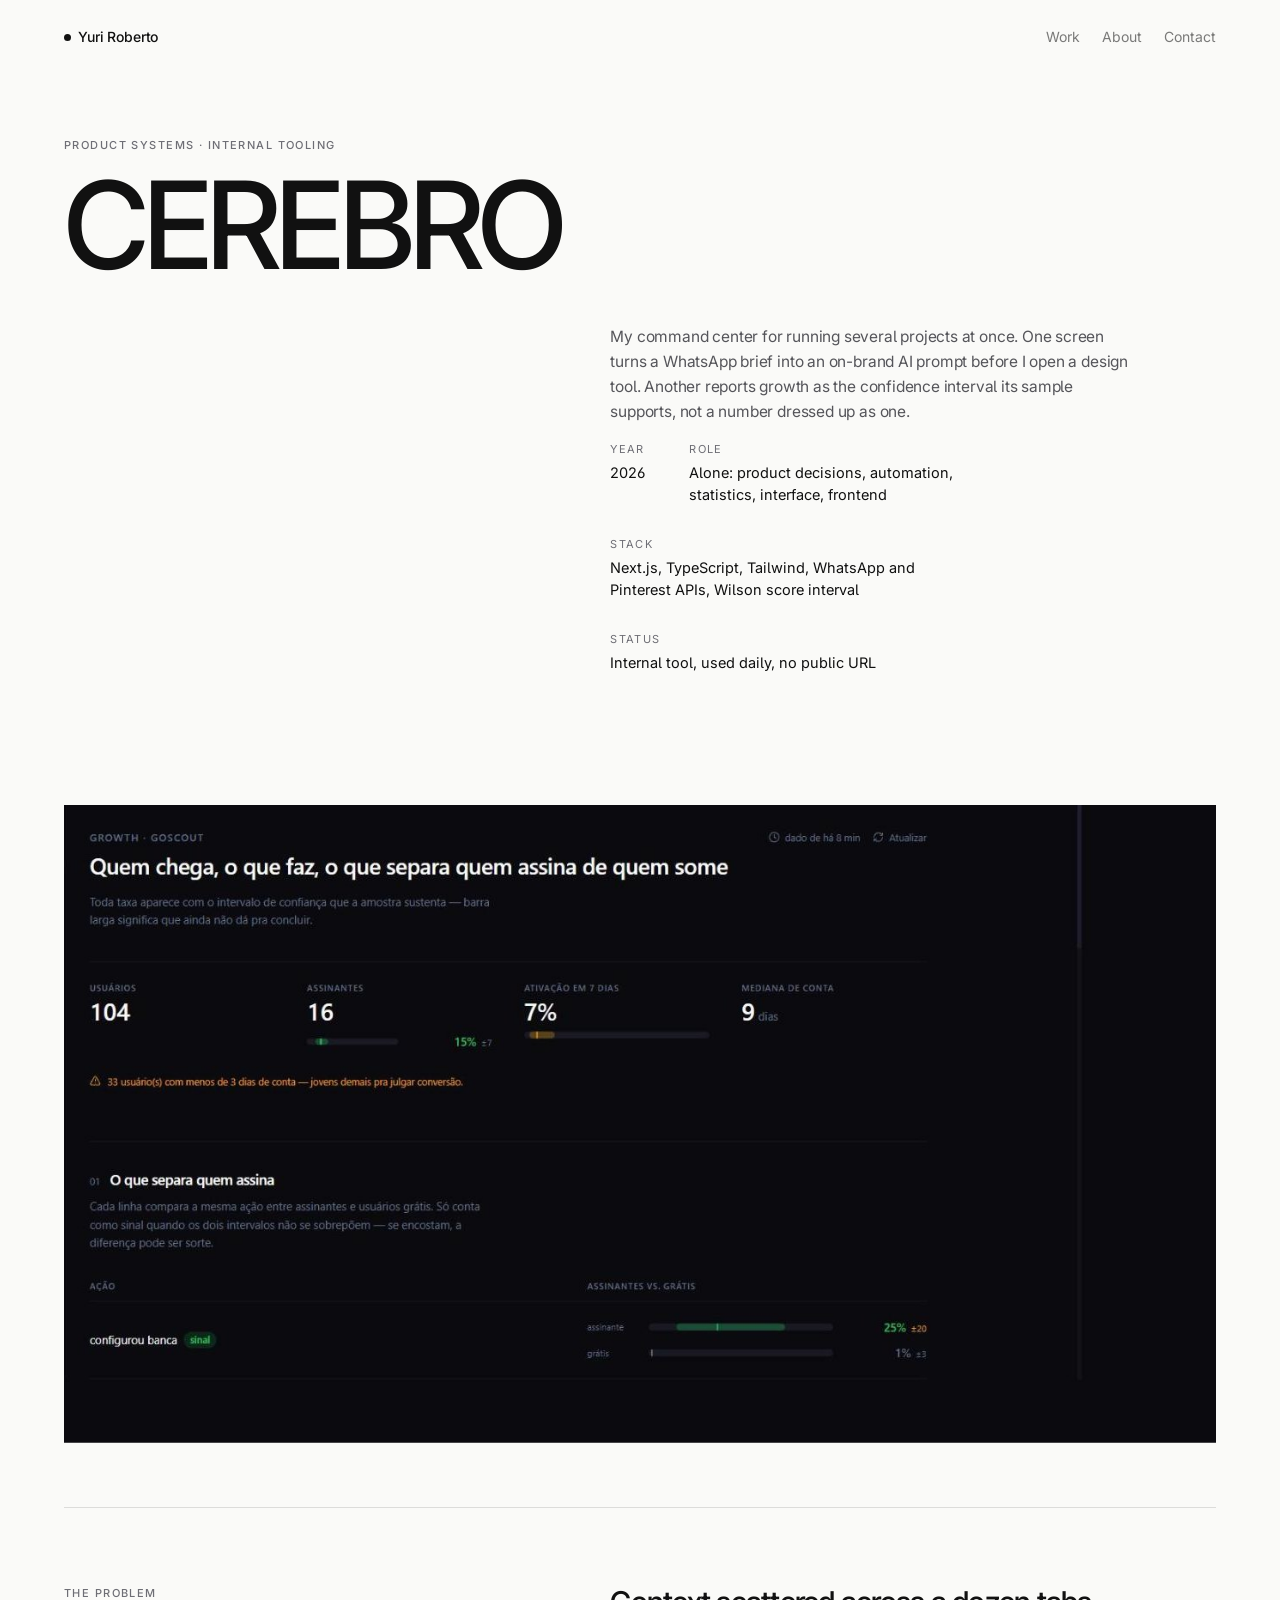
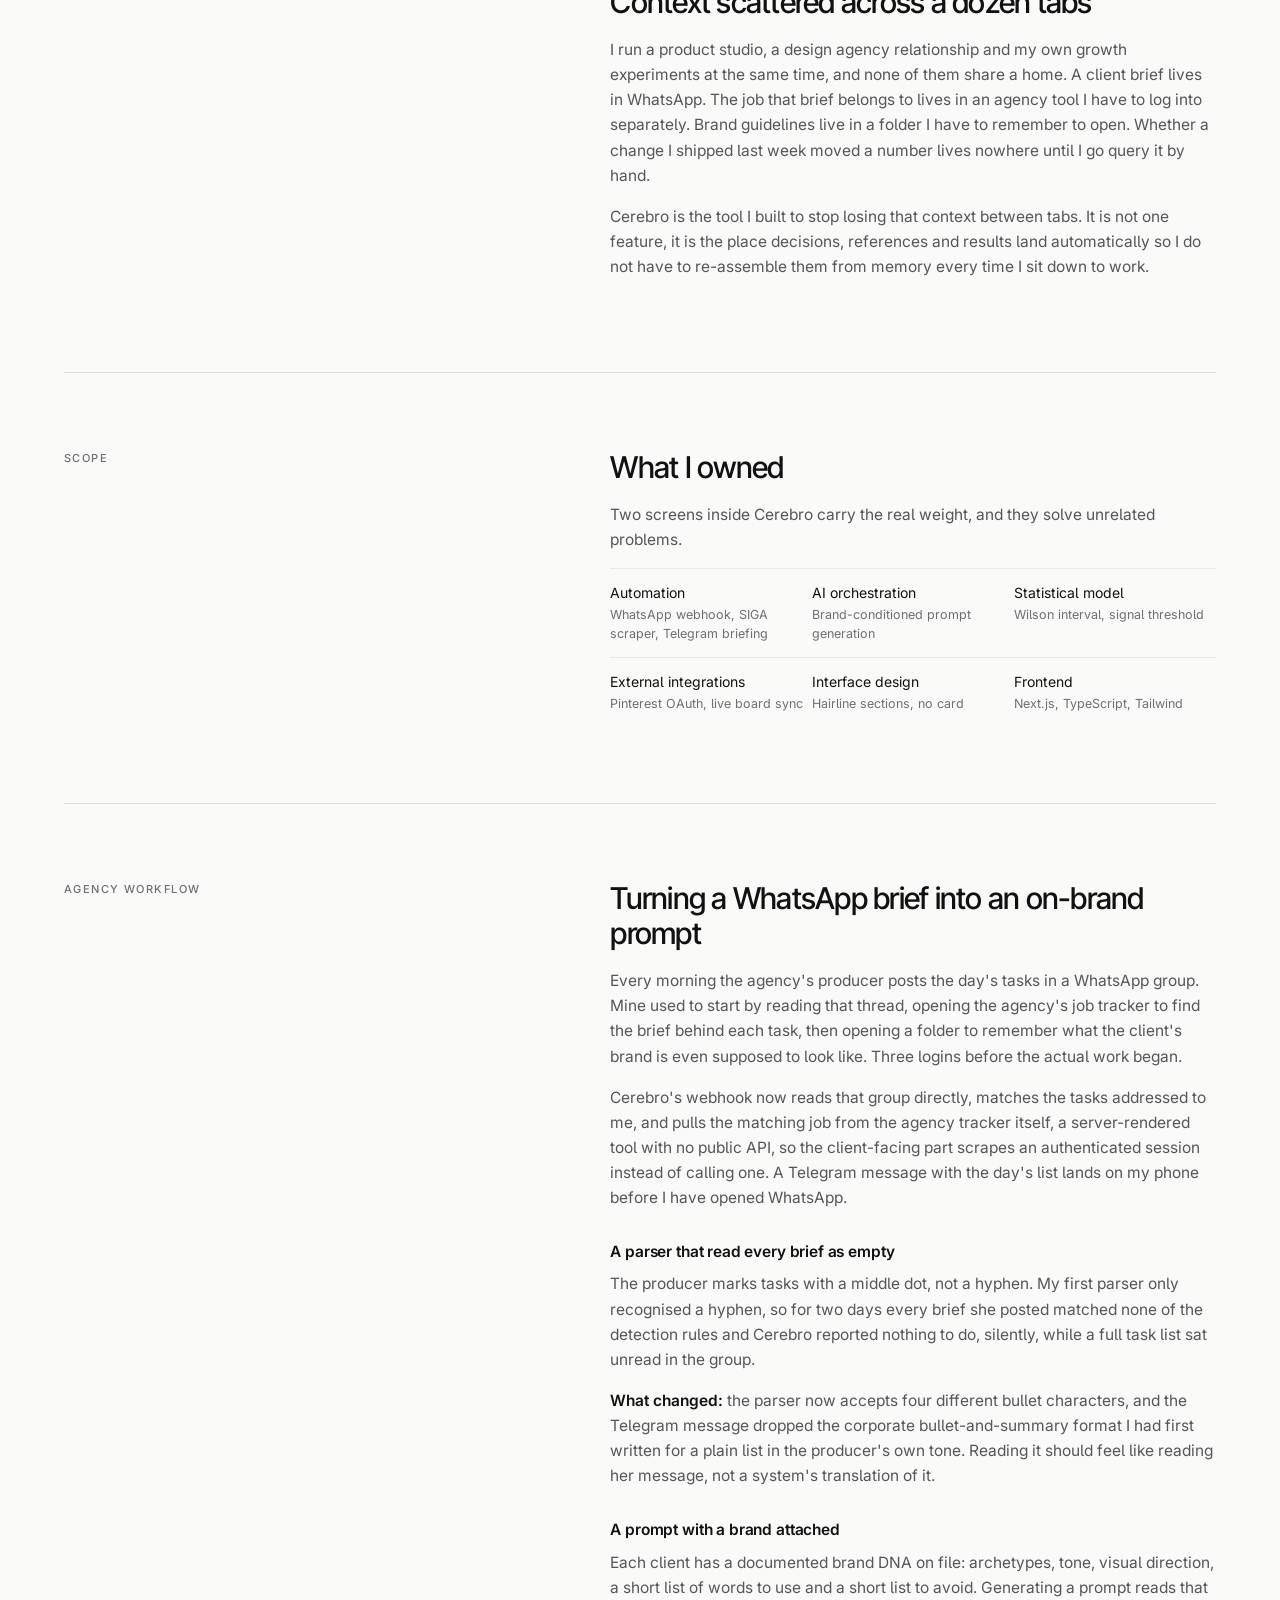
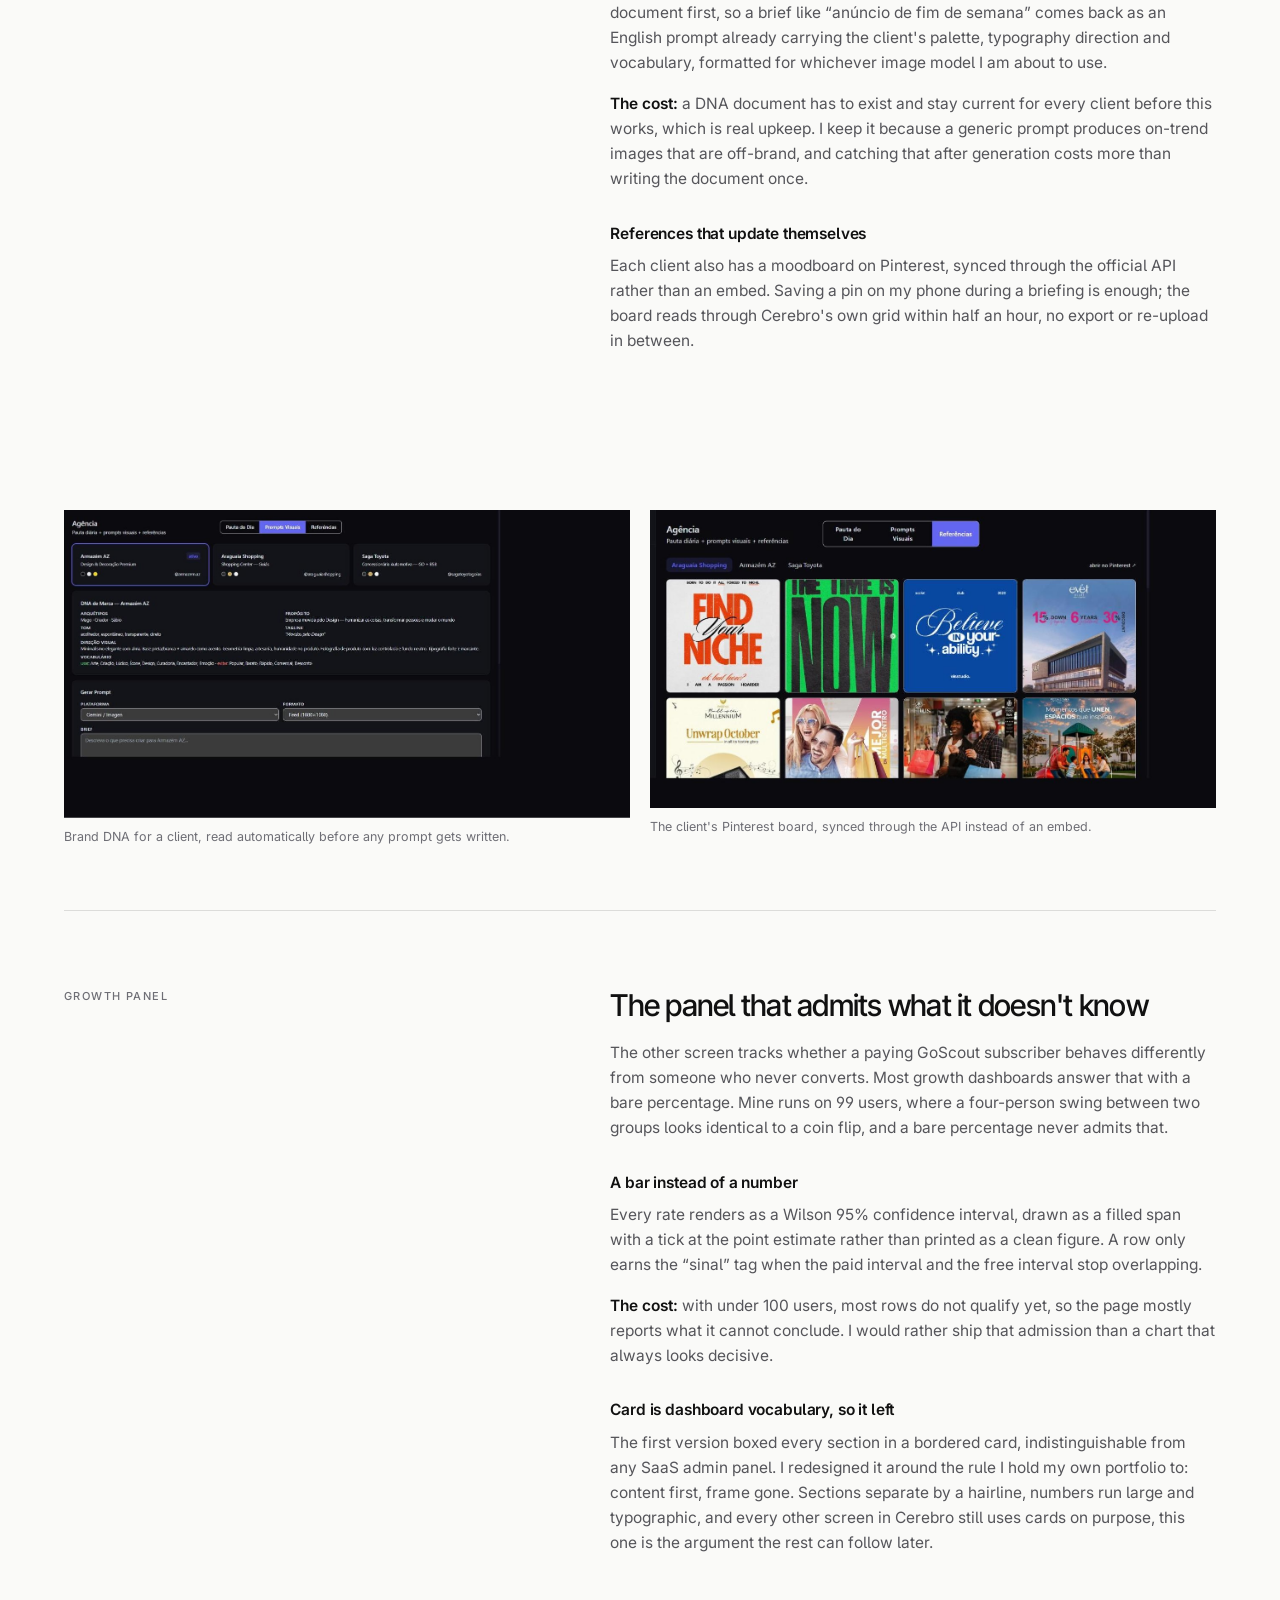
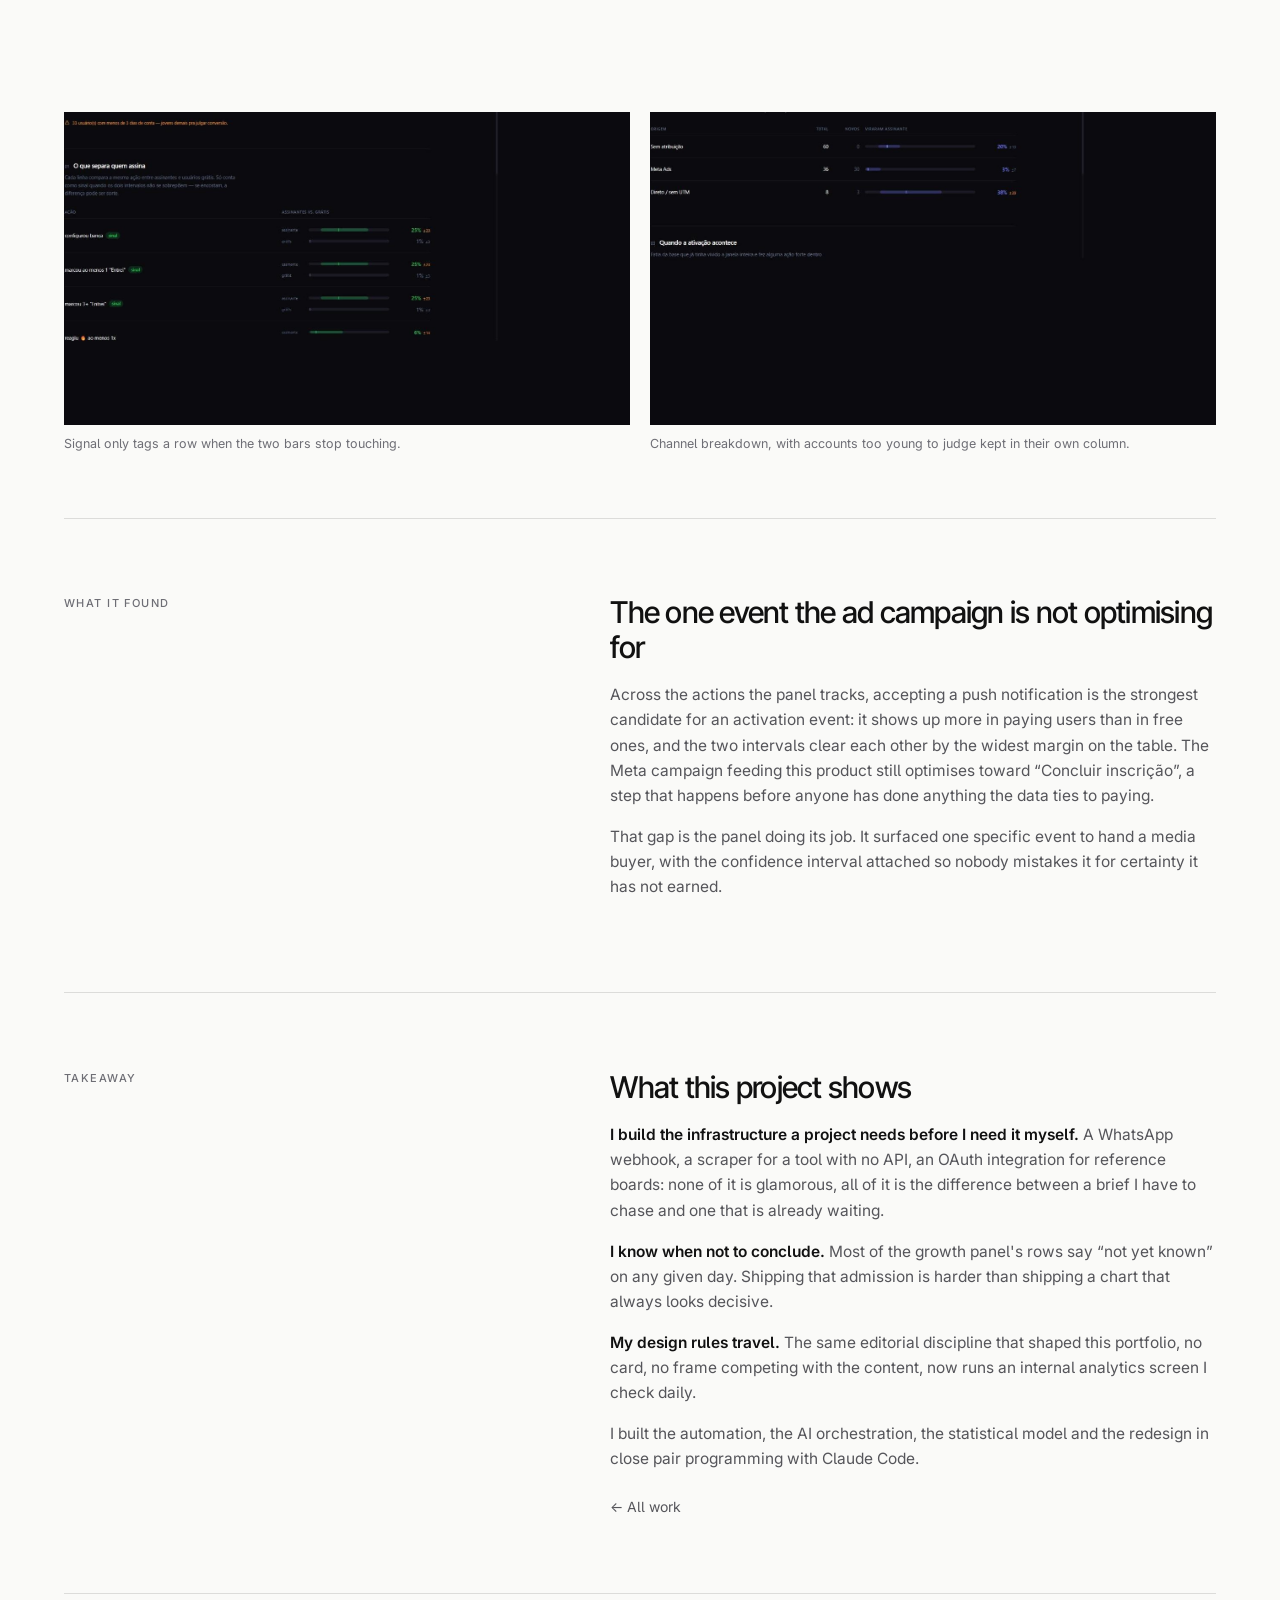
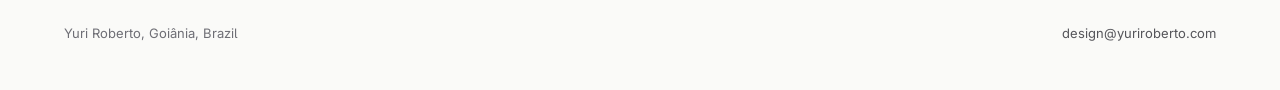
<file: projects/cerebro/index.html>
<html lang="en">
<head>
<meta charset="utf-8">
<meta name="viewport" content="width=device-width, initial-scale=1">
<title>Cerebro. | Yuri Roberto</title>
<meta name="description" content="A personal command center for running every project at once: one screen turns a WhatsApp brief into an on-brand AI prompt, another reports growth as the confidence interval its sample supports.">
<meta property="og:type" content="article">
<meta property="og:title" content="Cerebro. | Yuri Roberto">
<meta property="og:description" content="A personal command center for running every project at once, built and redesigned alone.">
<meta property="og:url" content="https://yuriroberto.com/projects/cerebro">
<meta name="twitter:card" content="summary_large_image">
<meta name="twitter:title" content="Cerebro. | Yuri Roberto">
<meta name="twitter:description" content="A personal command center for running every project at once.">
<link href="https://framerusercontent.com/images/eRcf2zzs9aXH1V6JlfILjVuc10.png" rel="icon">
<link rel="preconnect" href="https://fonts.googleapis.com">
<link rel="preconnect" href="https://fonts.gstatic.com" crossorigin>
<link href="https://fonts.googleapis.com/css2?family=Inter:wght@400;500;600&family=Inter+Tight:wght@400;500;600&display=swap" rel="stylesheet">
<link rel="stylesheet" href="/assets/site.css">
<script>document.documentElement.className += ' js';</script>
</head>
<body>

<header class="masthead">
  <a class="mark" href="/"><span class="dot"></span>Yuri Roberto</a>
  <nav class="menu">
    <a href="/">Work</a>
    <a href="/about">About</a>
    <a href="mailto:design@yuriroberto.com">Contact</a>
  </nav>
</header>

<div class="shell">

  <section class="page-head">
    <p class="label">Product systems · Internal tooling</p>
    <h1 class="page-h1">Cerebro</h1>
    <div class="read">
      <div class="read-label"></div>
      <div class="read-body">
        <p class="page-lede">My command center for running several projects at once. One screen turns a WhatsApp brief into an on-brand AI prompt before I open a design tool. Another reports growth as the confidence interval its sample supports, not a number dressed up as one.</p>
        <dl class="facts">
          <div class="fact"><dt>Year</dt><dd>2026</dd></div>
          <div class="fact"><dt>Role</dt><dd>Alone: product decisions, automation, statistics, interface, frontend</dd></div>
          <div class="fact"><dt>Stack</dt><dd>Next.js, TypeScript, Tailwind, WhatsApp and Pinterest APIs, Wilson score interval</dd></div>
          <div class="fact"><dt>Status</dt><dd>Internal tool, used daily, no public URL</dd></div>
        </dl>
      </div>
    </div>
  </section>

  <div class="media-full" data-reveal>
    <img src="/projects/cerebro/assets/overview.jpg" alt="Cerebro growth panel showing user counts, subscriber rate and activation as confidence intervals" width="1342" height="743">
  </div>

  <hr class="rule">

  <section class="block read" data-reveal>
    <p class="label read-label">The problem</p>
    <div class="read-body">
      <h2>Context scattered across a dozen tabs</h2>
      <p>I run a product studio, a design agency relationship and my own growth experiments at the same time, and none of them share a home. A client brief lives in WhatsApp. The job that brief belongs to lives in an agency tool I have to log into separately. Brand guidelines live in a folder I have to remember to open. Whether a change I shipped last week moved a number lives nowhere until I go query it by hand.</p>
      <p>Cerebro is the tool I built to stop losing that context between tabs. It is not one feature, it is the place decisions, references and results land automatically so I do not have to re-assemble them from memory every time I sit down to work.</p>
    </div>
  </section>

  <hr class="rule">

  <section class="block read" data-reveal>
    <p class="label read-label">Scope</p>
    <div class="read-body">
      <h2>What I owned</h2>
      <p>Two screens inside Cerebro carry the real weight, and they solve unrelated problems.</p>
      <div class="scope">
        <div>Automation<span>WhatsApp webhook, SIGA scraper, Telegram briefing</span></div>
        <div>AI orchestration<span>Brand-conditioned prompt generation</span></div>
        <div>Statistical model<span>Wilson interval, signal threshold</span></div>
        <div>External integrations<span>Pinterest OAuth, live board sync</span></div>
        <div>Interface design<span>Hairline sections, no card</span></div>
        <div>Frontend<span>Next.js, TypeScript, Tailwind</span></div>
      </div>
    </div>
  </section>

  <hr class="rule">

  <section class="block read" data-reveal>
    <p class="label read-label">Agency workflow</p>
    <div class="read-body">
      <h2>Turning a WhatsApp brief into an on-brand prompt</h2>
      <p>Every morning the agency's producer posts the day's tasks in a WhatsApp group. Mine used to start by reading that thread, opening the agency's job tracker to find the brief behind each task, then opening a folder to remember what the client's brand is even supposed to look like. Three logins before the actual work began.</p>
      <p>Cerebro's webhook now reads that group directly, matches the tasks addressed to me, and pulls the matching job from the agency tracker itself, a server-rendered tool with no public API, so the client-facing part scrapes an authenticated session instead of calling one. A Telegram message with the day's list lands on my phone before I have opened WhatsApp.</p>

      <h3>A parser that read every brief as empty</h3>
      <p>The producer marks tasks with a middle dot, not a hyphen. My first parser only recognised a hyphen, so for two days every brief she posted matched none of the detection rules and Cerebro reported nothing to do, silently, while a full task list sat unread in the group.</p>
      <p><strong>What changed:</strong> the parser now accepts four different bullet characters, and the Telegram message dropped the corporate bullet-and-summary format I had first written for a plain list in the producer's own tone. Reading it should feel like reading her message, not a system's translation of it.</p>

      <h3>A prompt with a brand attached</h3>
      <p>Each client has a documented brand DNA on file: archetypes, tone, visual direction, a short list of words to use and a short list to avoid. Generating a prompt reads that document first, so a brief like &ldquo;anúncio de fim de semana&rdquo; comes back as an English prompt already carrying the client's palette, typography direction and vocabulary, formatted for whichever image model I am about to use.</p>
      <p><strong>The cost:</strong> a DNA document has to exist and stay current for every client before this works, which is real upkeep. I keep it because a generic prompt produces on-trend images that are off-brand, and catching that after generation costs more than writing the document once.</p>

      <h3>References that update themselves</h3>
      <p>Each client also has a moodboard on Pinterest, synced through the official API rather than an embed. Saving a pin on my phone during a briefing is enough; the board reads through Cerebro's own grid within half an hour, no export or re-upload in between.</p>
    </div>
  </section>

  <div class="media-pair" data-reveal>
    <figure class="shot">
      <img src="/projects/cerebro/assets/agency.jpg" alt="Cerebro Prompts Visuais screen showing a client's brand DNA (archetypes, tone, visual direction, vocabulary) above the prompt generator" width="1367" height="743">
      <figcaption>Brand DNA for a client, read automatically before any prompt gets written.</figcaption>
    </figure>
    <figure class="shot">
      <img src="/projects/cerebro/assets/references.jpg" alt="Cerebro Referências screen showing a Pinterest moodboard synced automatically for a client" width="1327" height="699">
      <figcaption>The client's Pinterest board, synced through the API instead of an embed.</figcaption>
    </figure>
  </div>

  <hr class="rule">

  <section class="block read" data-reveal>
    <p class="label read-label">Growth panel</p>
    <div class="read-body">
      <h2>The panel that admits what it doesn't know</h2>
      <p>The other screen tracks whether a paying GoScout subscriber behaves differently from someone who never converts. Most growth dashboards answer that with a bare percentage. Mine runs on 99 users, where a four-person swing between two groups looks identical to a coin flip, and a bare percentage never admits that.</p>

      <h3>A bar instead of a number</h3>
      <p>Every rate renders as a Wilson 95% confidence interval, drawn as a filled span with a tick at the point estimate rather than printed as a clean figure. A row only earns the &ldquo;sinal&rdquo; tag when the paid interval and the free interval stop overlapping.</p>
      <p><strong>The cost:</strong> with under 100 users, most rows do not qualify yet, so the page mostly reports what it cannot conclude. I would rather ship that admission than a chart that always looks decisive.</p>

      <h3>Card is dashboard vocabulary, so it left</h3>
      <p>The first version boxed every section in a bordered card, indistinguishable from any SaaS admin panel. I redesigned it around the rule I hold my own portfolio to: content first, frame gone. Sections separate by a hairline, numbers run large and typographic, and every other screen in Cerebro still uses cards on purpose, this one is the argument the rest can follow later.</p>
    </div>
  </section>

  <div class="media-pair" data-reveal>
    <figure class="shot">
      <img src="/projects/cerebro/assets/signals.jpg" alt="Cerebro table comparing subscriber and free-user confidence intervals per action, with a signal badge on rows that qualify" width="1342" height="743">
      <figcaption>Signal only tags a row when the two bars stop touching.</figcaption>
    </figure>
    <figure class="shot">
      <img src="/projects/cerebro/assets/channels.jpg" alt="Cerebro table breaking down signups and conversion by channel" width="1342" height="743">
      <figcaption>Channel breakdown, with accounts too young to judge kept in their own column.</figcaption>
    </figure>
  </div>

  <hr class="rule">

  <section class="block read" data-reveal>
    <p class="label read-label">What it found</p>
    <div class="read-body">
      <h2>The one event the ad campaign is not optimising for</h2>
      <p>Across the actions the panel tracks, accepting a push notification is the strongest candidate for an activation event: it shows up more in paying users than in free ones, and the two intervals clear each other by the widest margin on the table. The Meta campaign feeding this product still optimises toward &ldquo;Concluir inscrição&rdquo;, a step that happens before anyone has done anything the data ties to paying.</p>
      <p>That gap is the panel doing its job. It surfaced one specific event to hand a media buyer, with the confidence interval attached so nobody mistakes it for certainty it has not earned.</p>
    </div>
  </section>

  <hr class="rule">

  <section class="block read" data-reveal>
    <p class="label read-label">Takeaway</p>
    <div class="read-body">
      <h2>What this project shows</h2>
      <p><strong>I build the infrastructure a project needs before I need it myself.</strong> A WhatsApp webhook, a scraper for a tool with no API, an OAuth integration for reference boards: none of it is glamorous, all of it is the difference between a brief I have to chase and one that is already waiting.</p>
      <p><strong>I know when not to conclude.</strong> Most of the growth panel's rows say &ldquo;not yet known&rdquo; on any given day. Shipping that admission is harder than shipping a chart that always looks decisive.</p>
      <p><strong>My design rules travel.</strong> The same editorial discipline that shaped this portfolio, no card, no frame competing with the content, now runs an internal analytics screen I check daily.</p>
      <p>I built the automation, the AI orchestration, the statistical model and the redesign in close pair programming with Claude Code.</p>
      <a class="back" href="/">&larr; All work</a>
    </div>
  </section>

  <footer class="foot">
    <span>Yuri Roberto, Goiânia, Brazil</span>
    <span><a href="mailto:design@yuriroberto.com">design@yuriroberto.com</a></span>
  </footer>

</div>

<script src="/assets/site.js" defer></script>
</body>
</html>
</file>
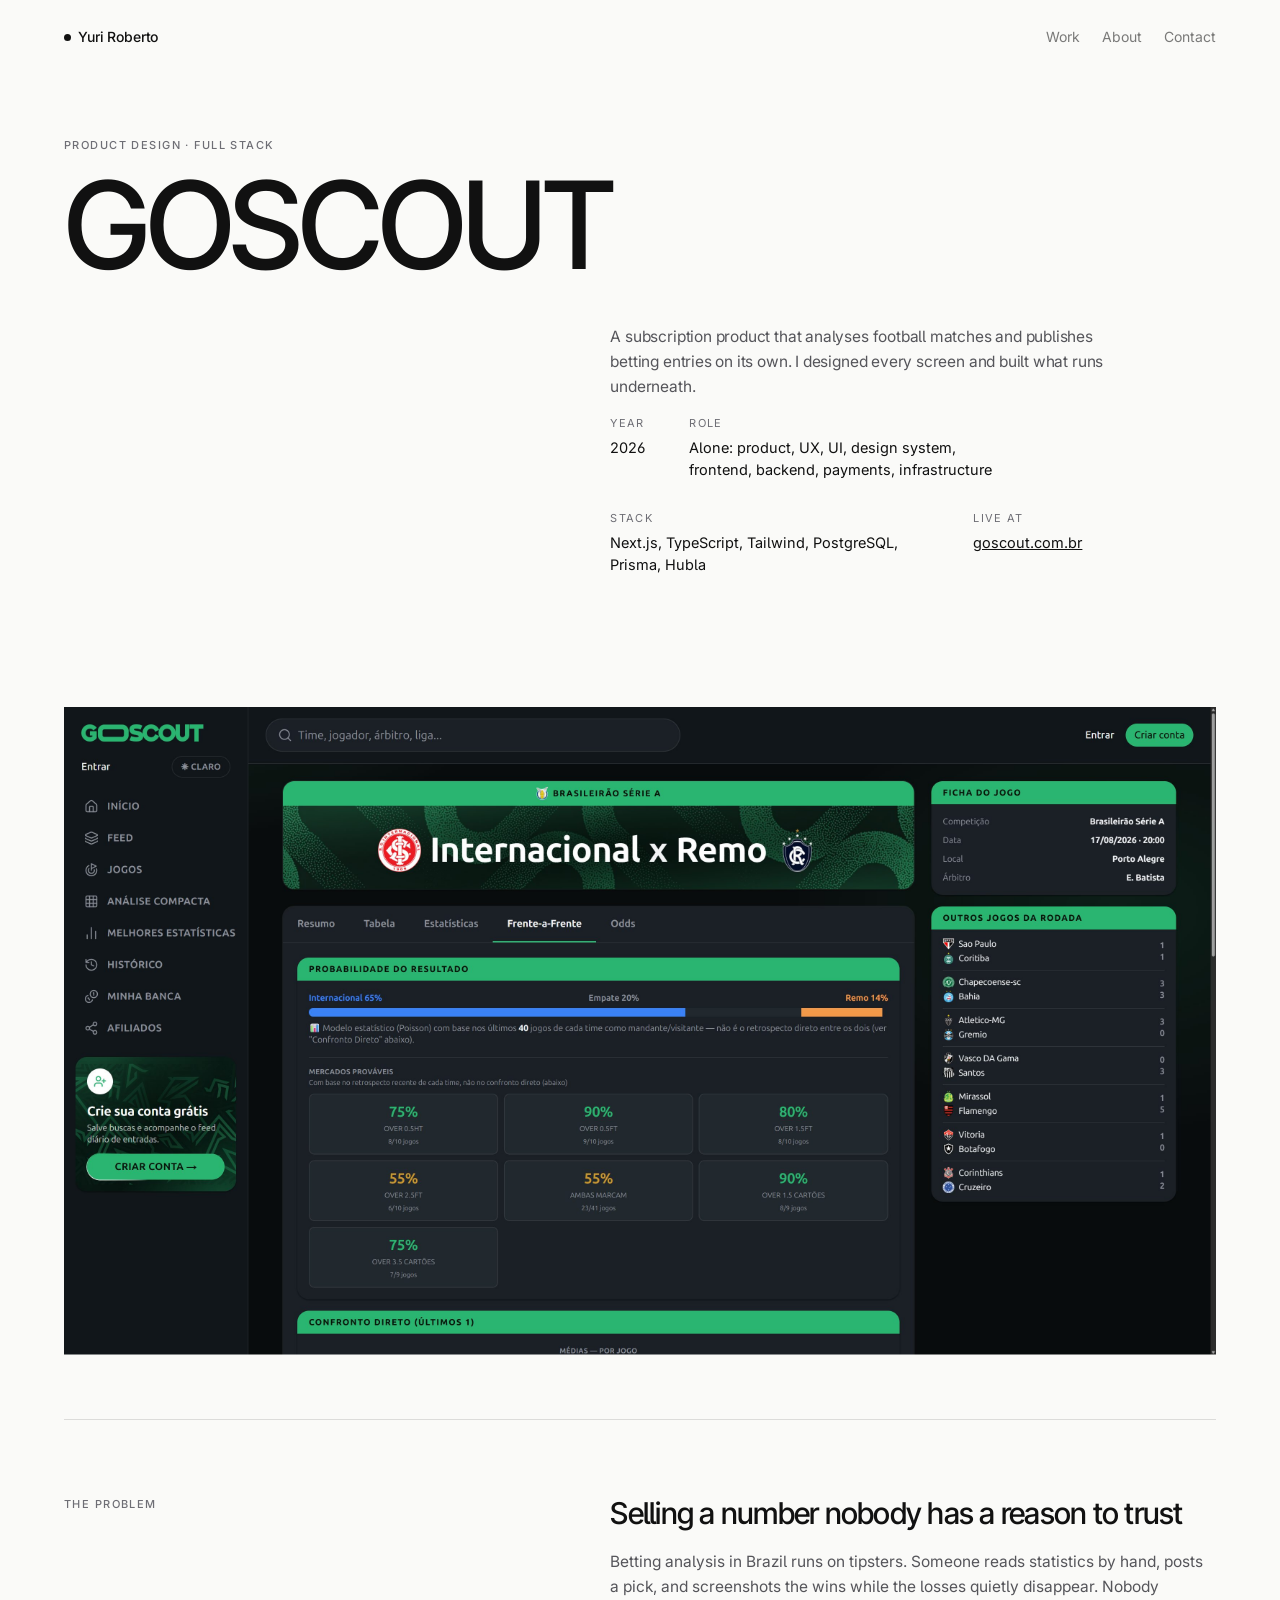
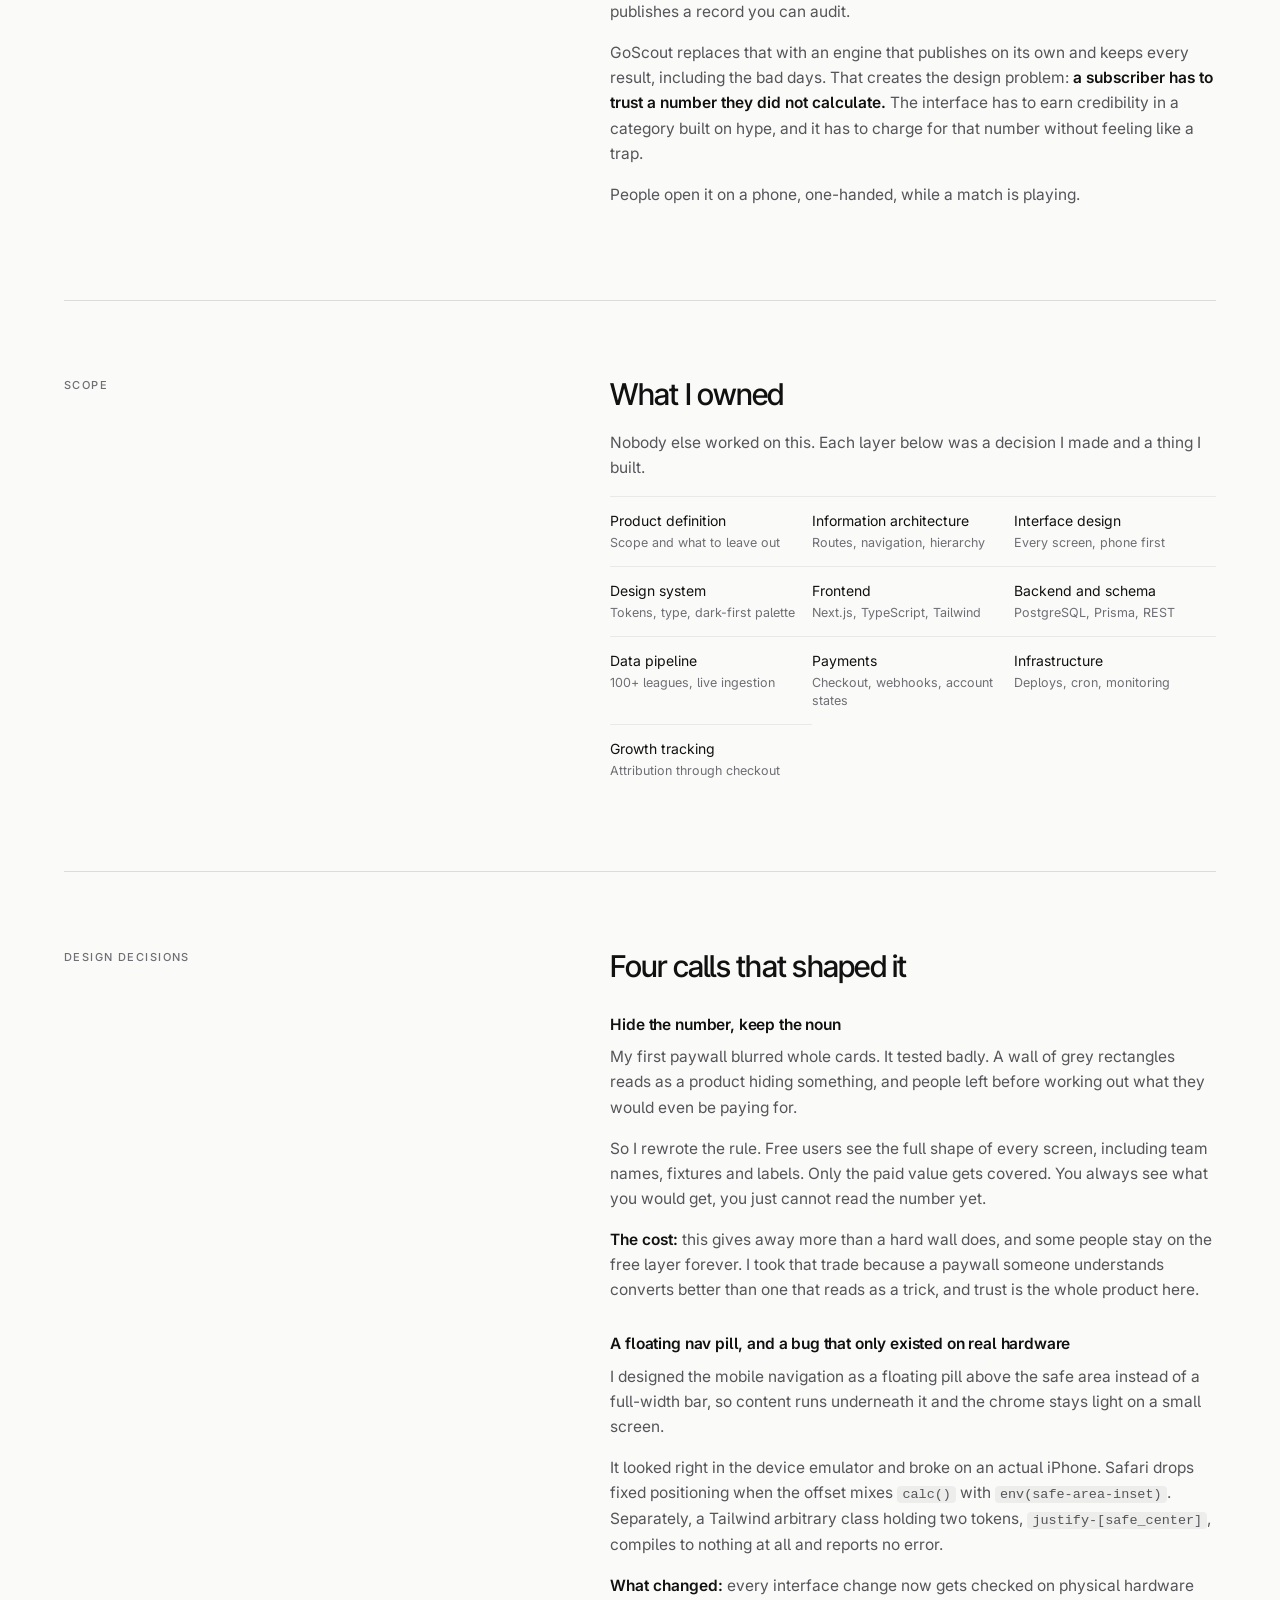
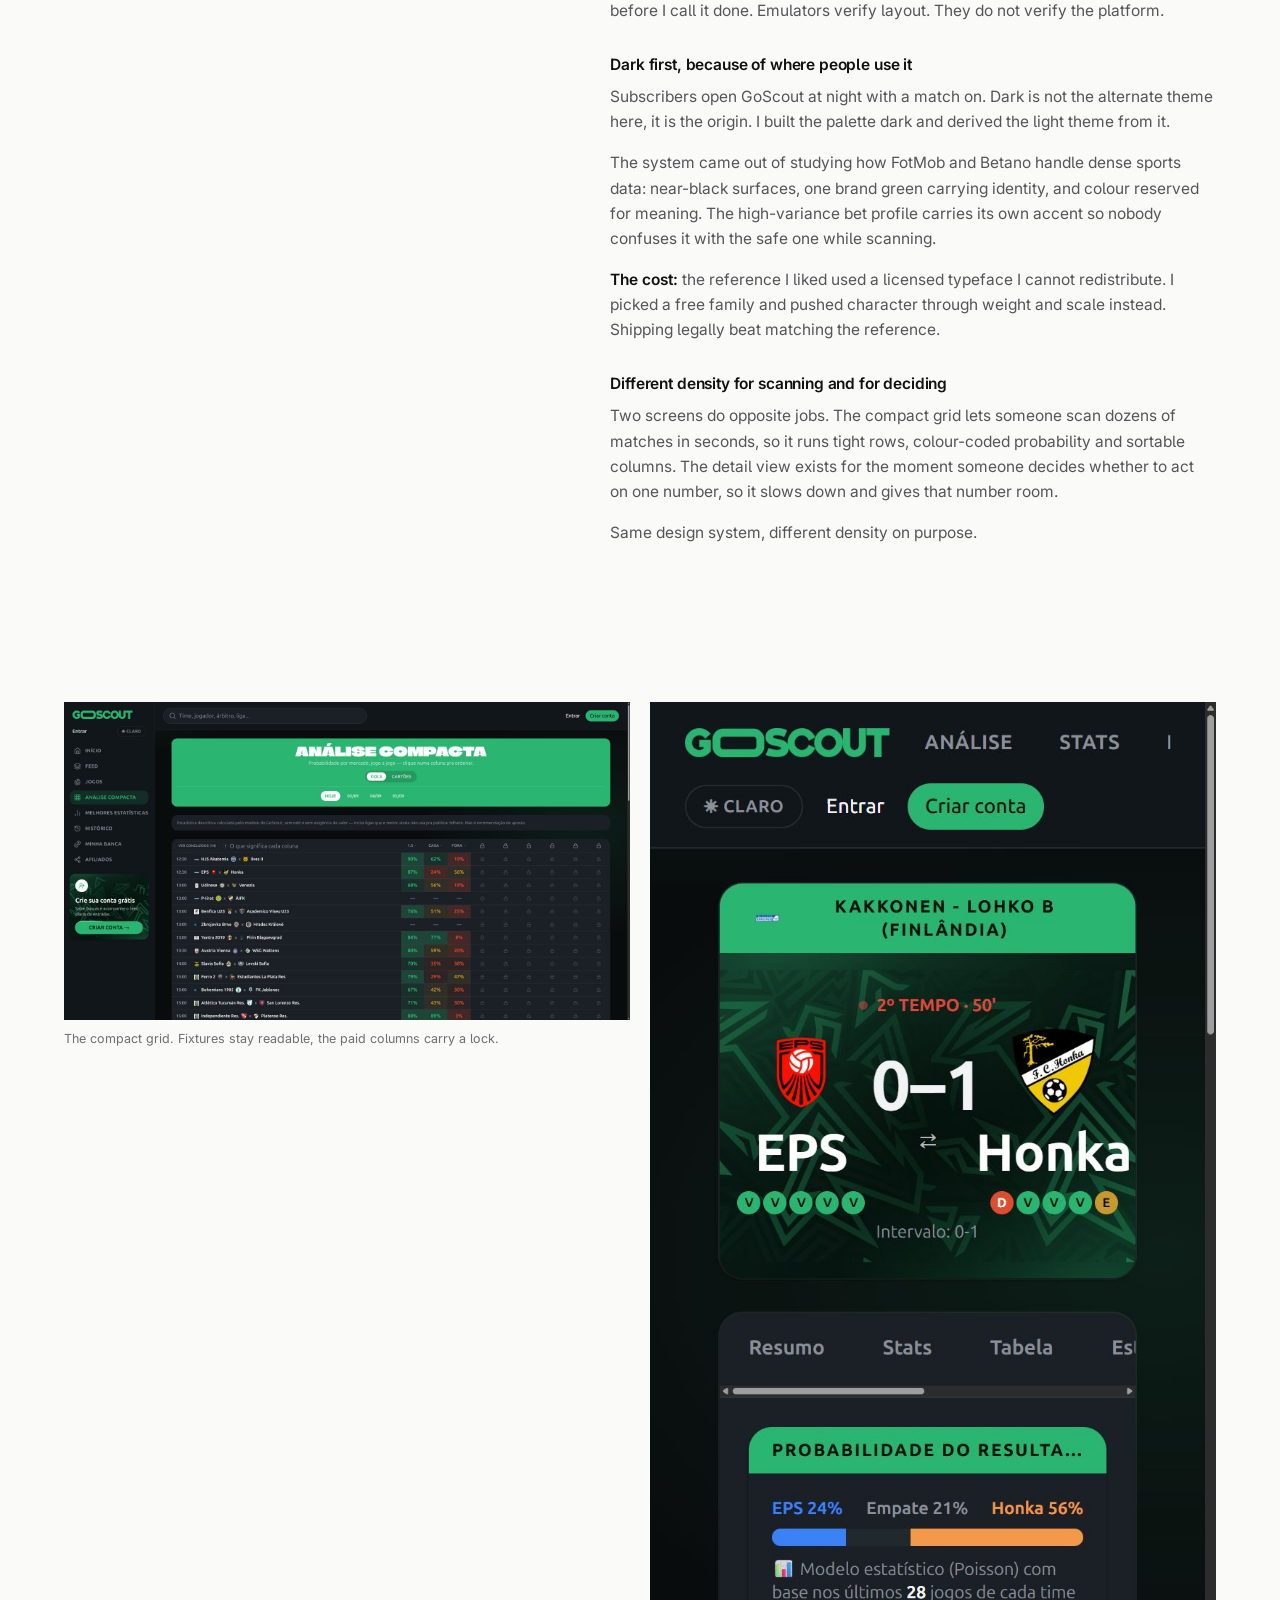
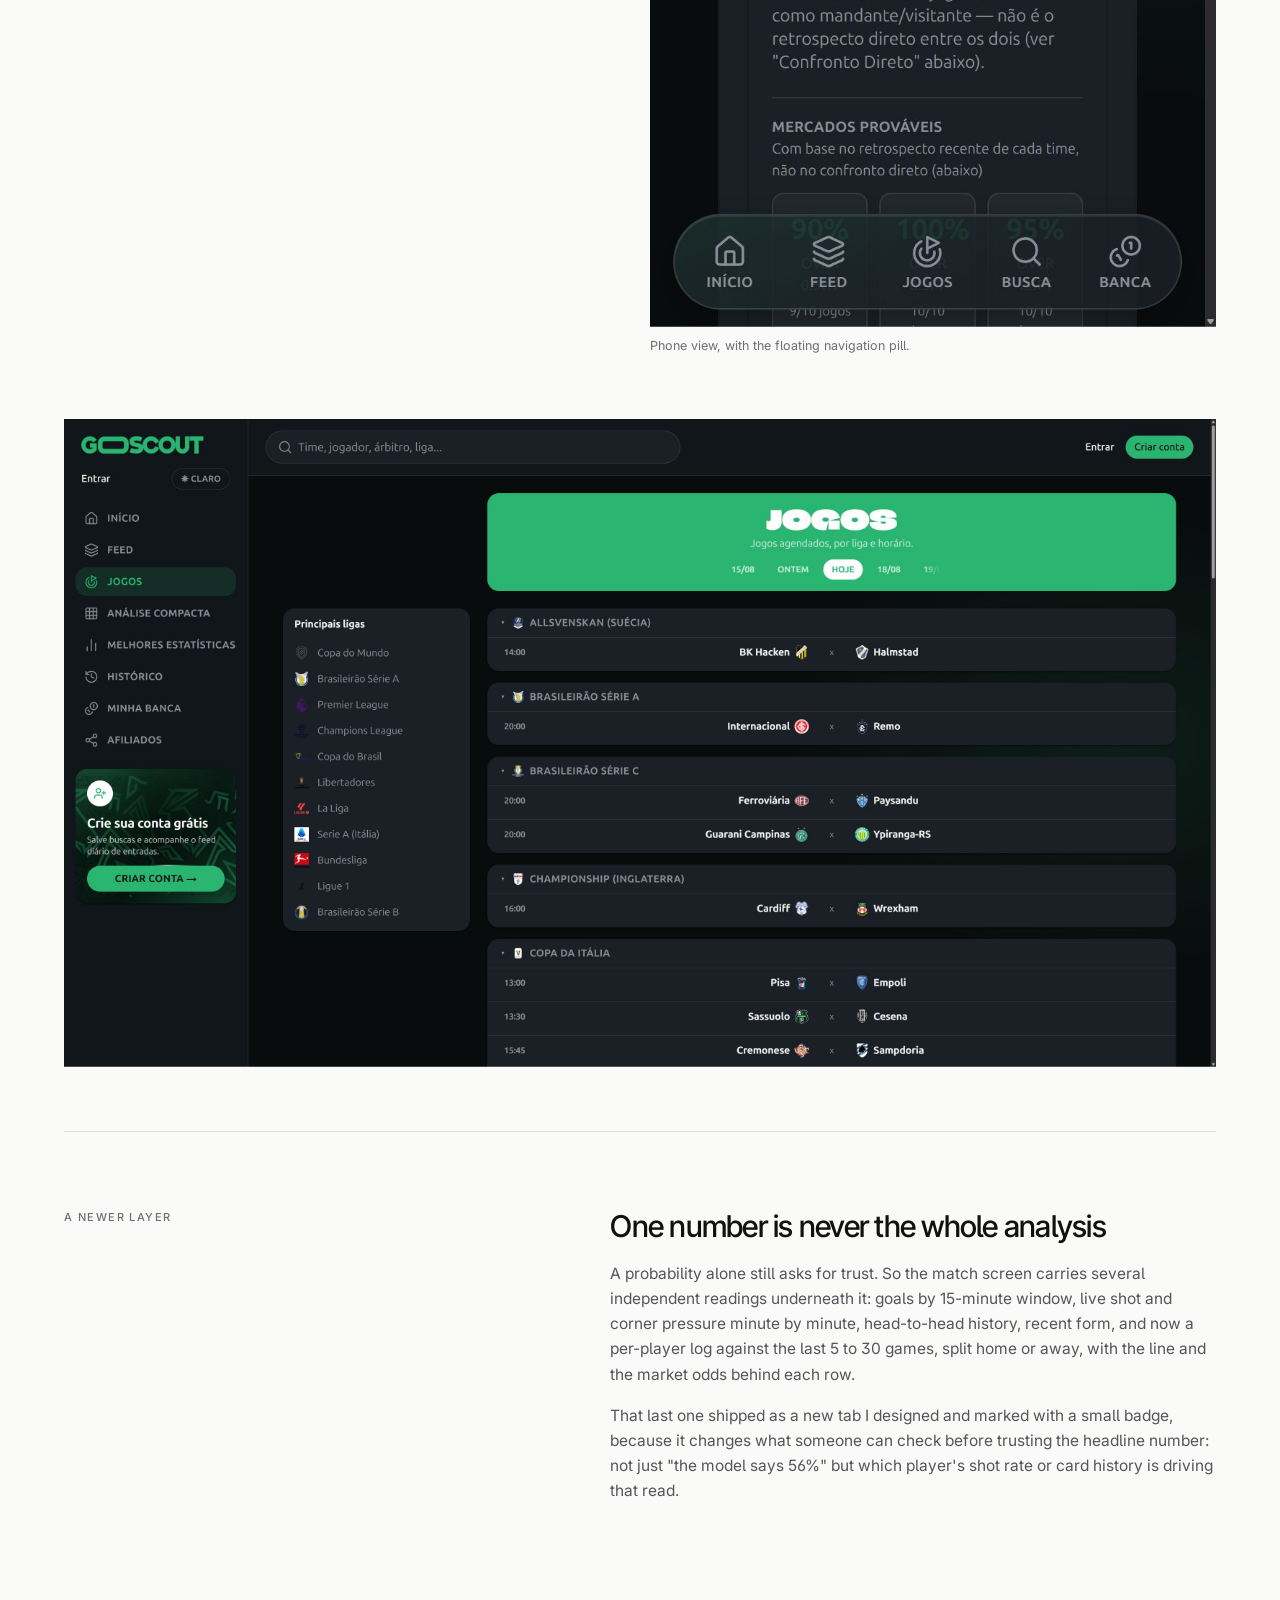
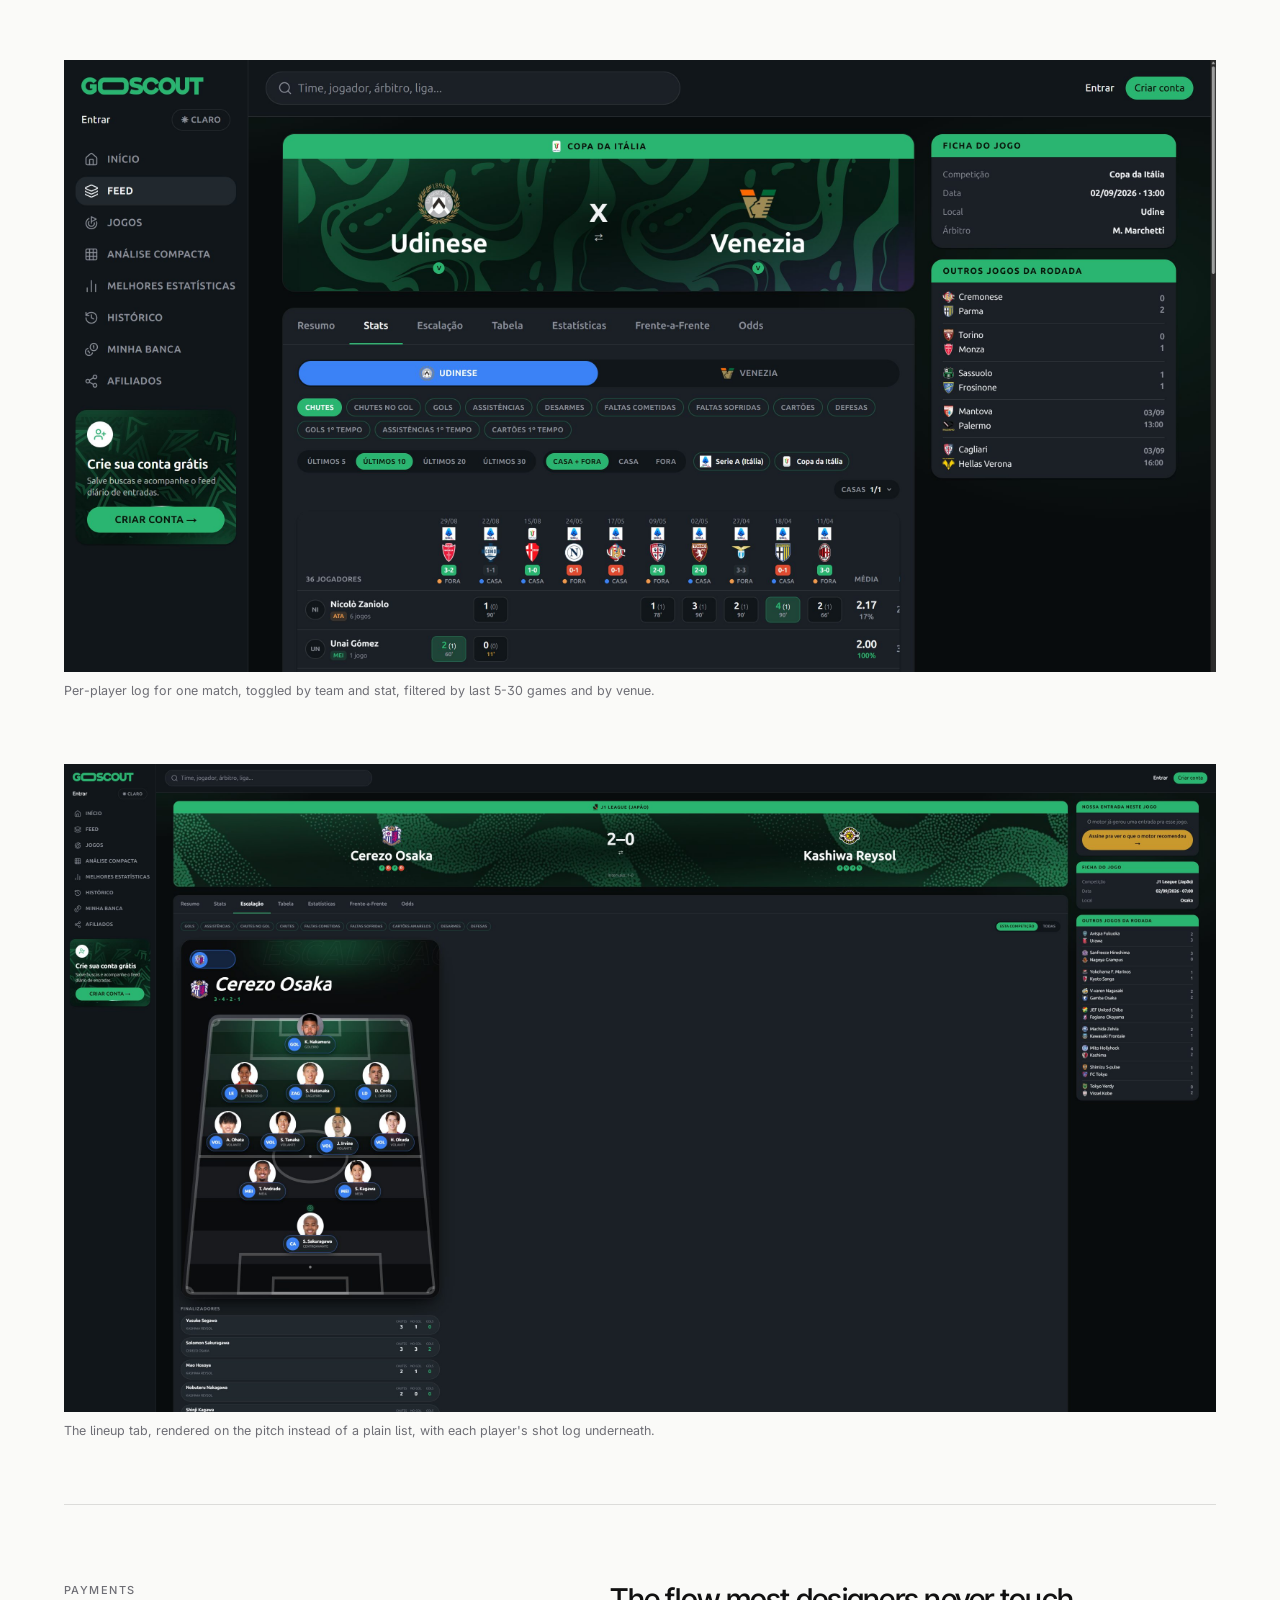
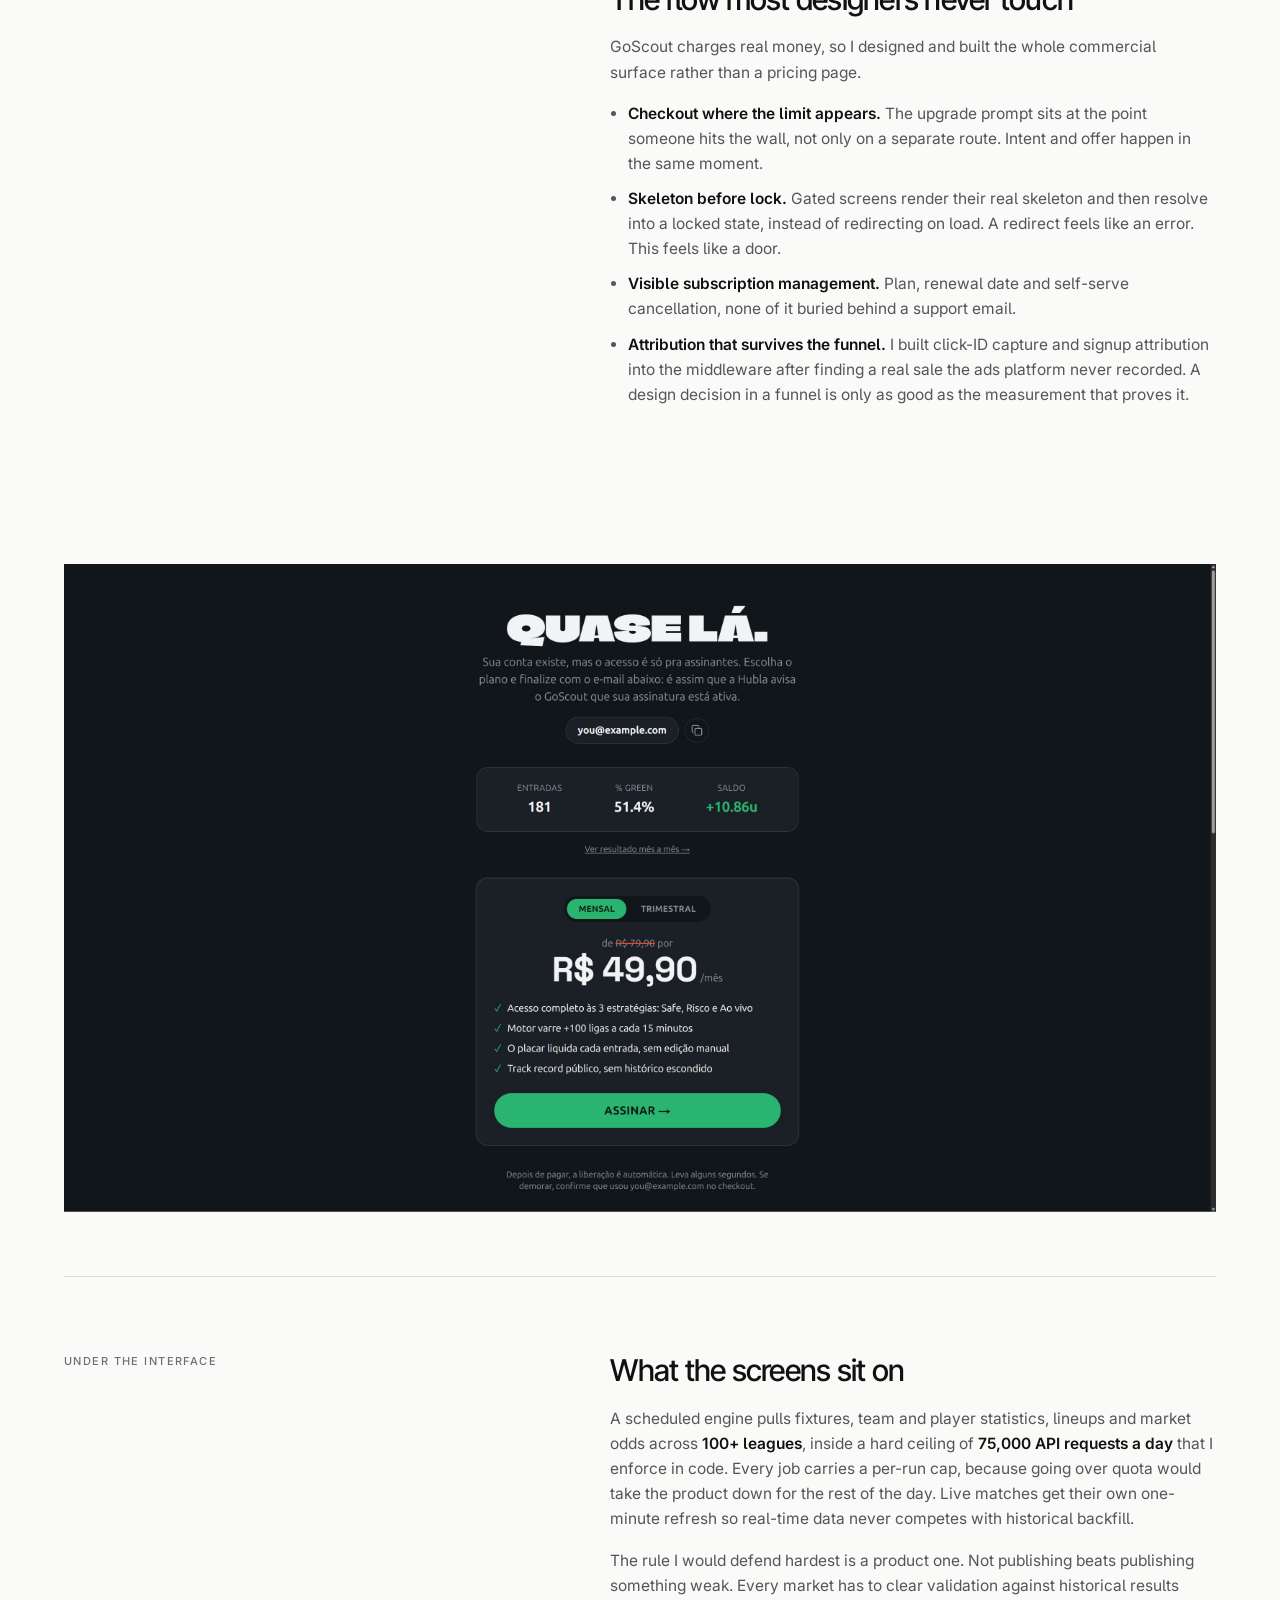
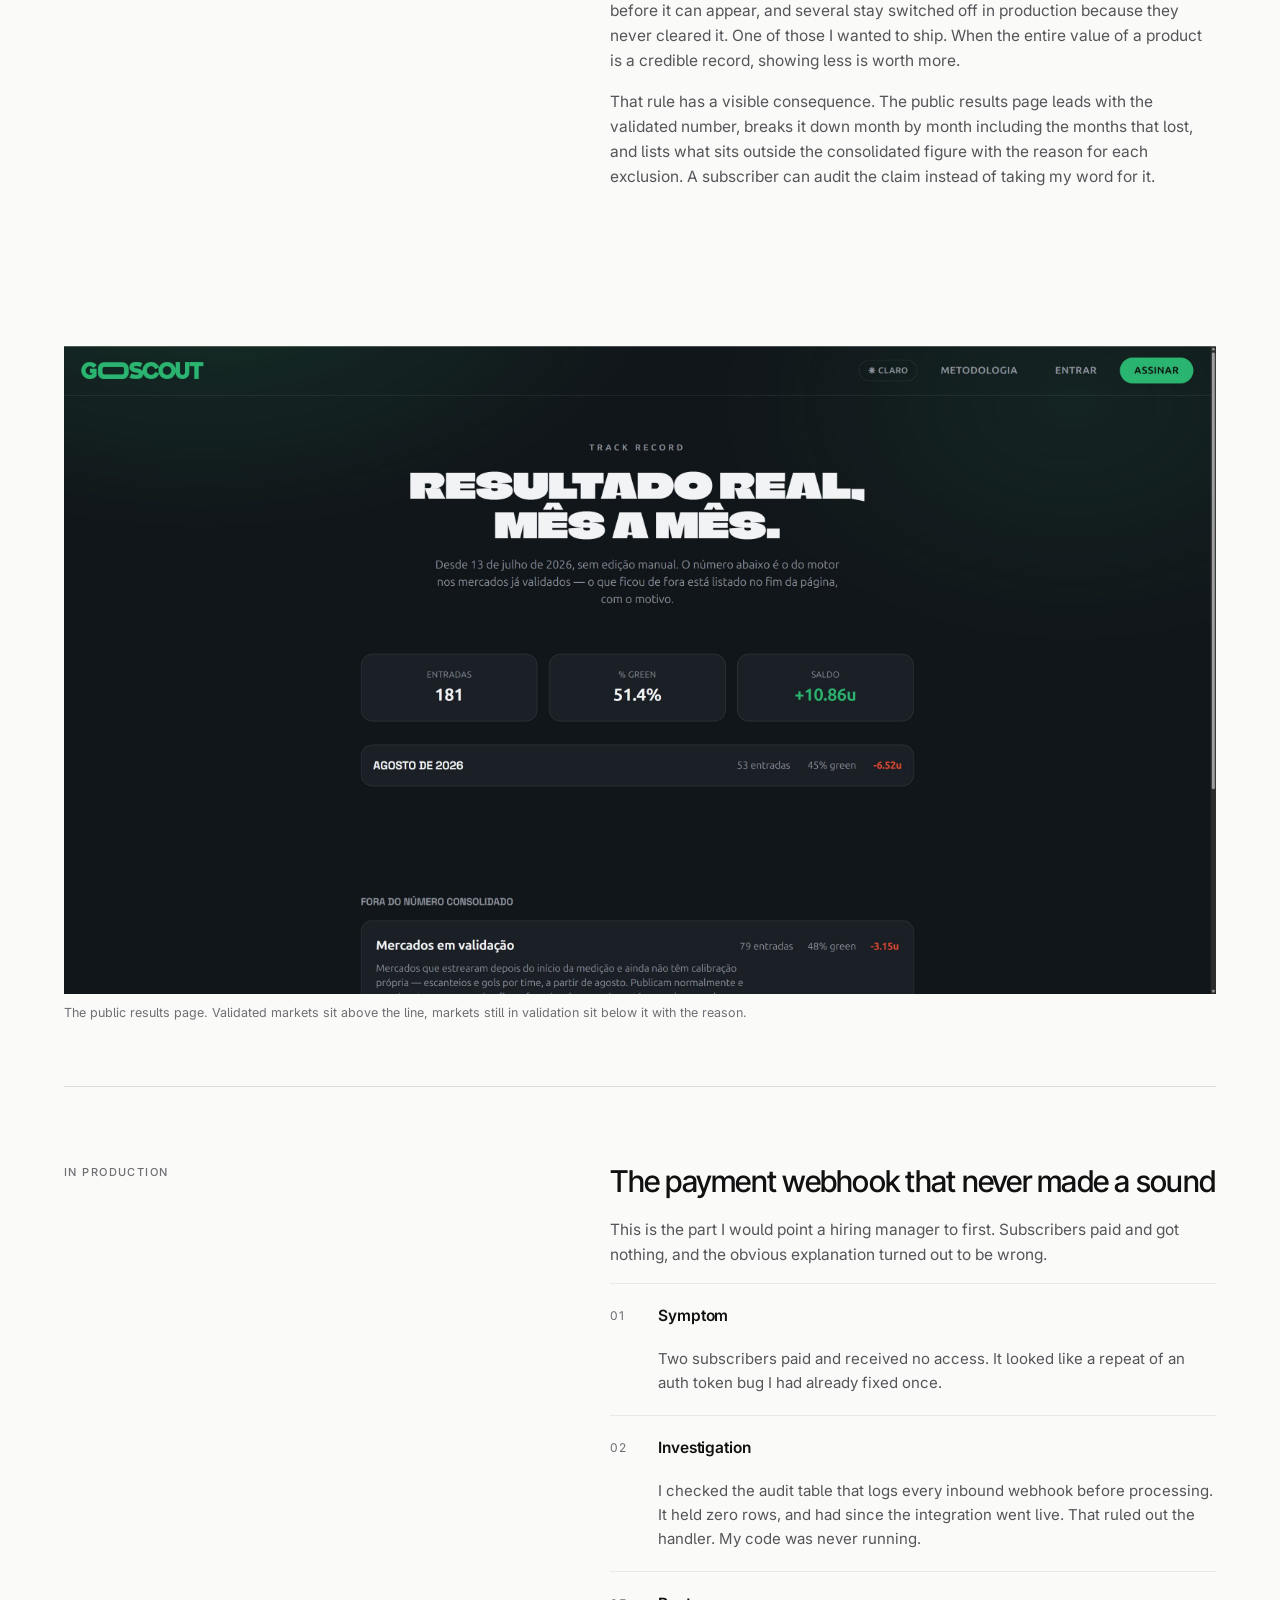
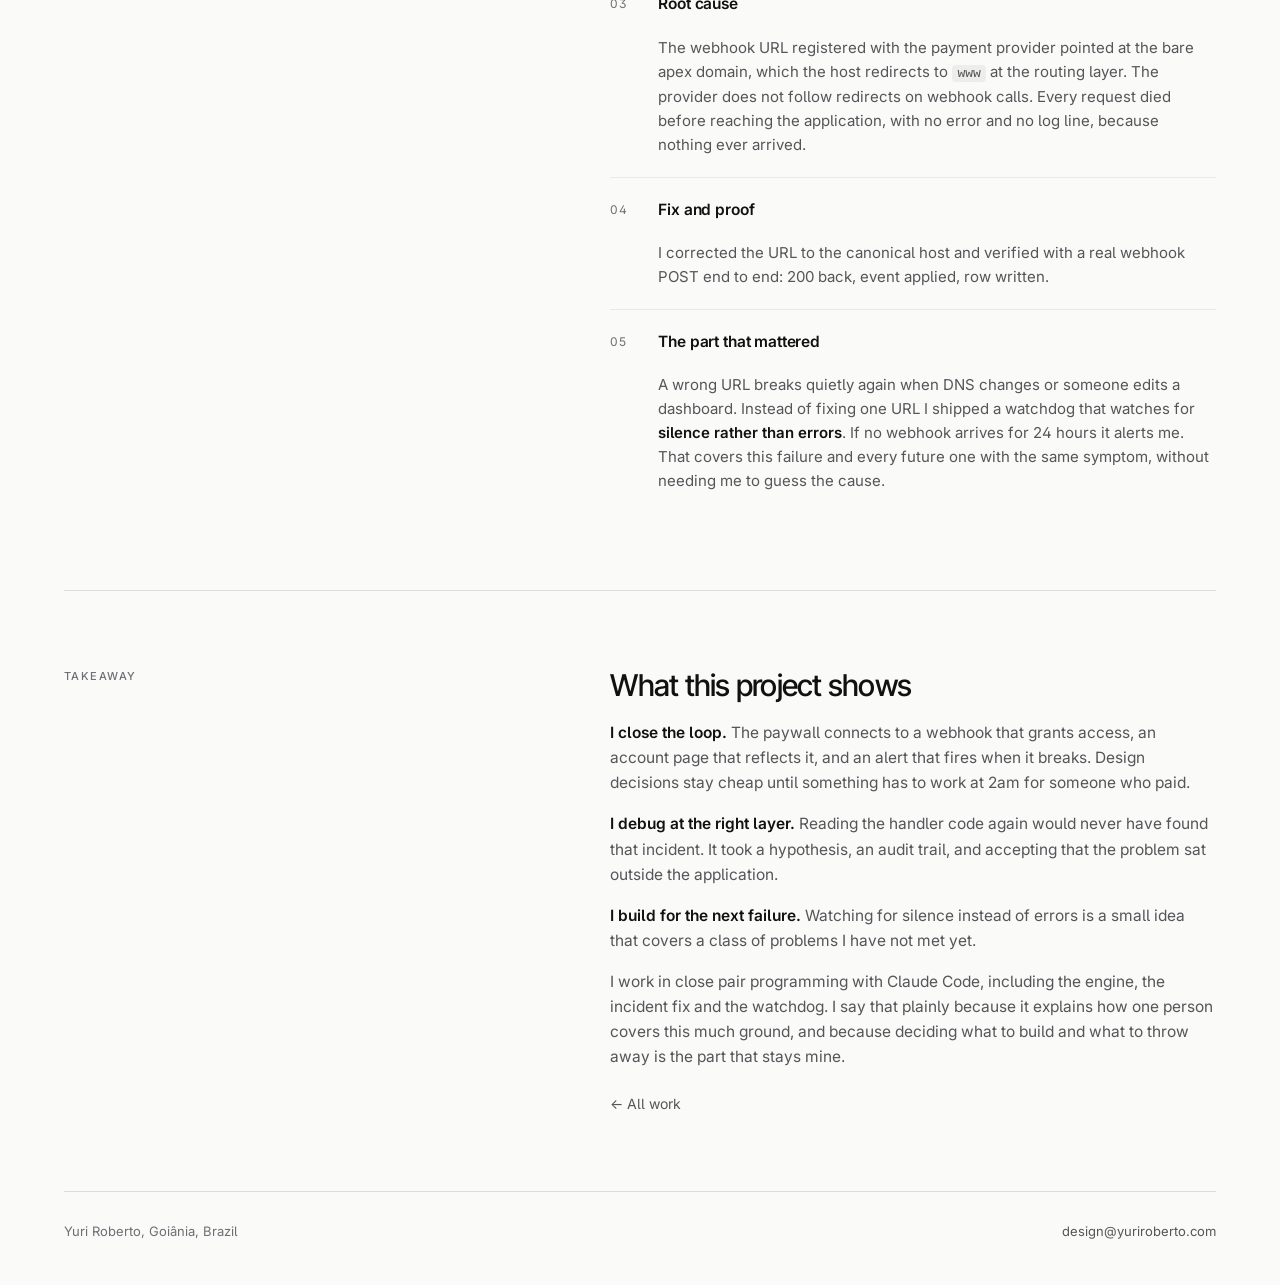
<file: projects/goscout/index.html>
<html lang="en">
<head>
<meta charset="utf-8">
<meta name="viewport" content="width=device-width, initial-scale=1">
<title>GoScout. | Yuri Roberto</title>
<meta name="description" content="Designing and building a subscription sports analytics product alone: interface, design system, paywall, checkout, data pipeline and production monitoring.">
<meta property="og:type" content="article">
<meta property="og:title" content="GoScout. | Yuri Roberto">
<meta property="og:description" content="Designing and building a subscription sports analytics product alone.">
<meta property="og:url" content="https://yuriroberto.com/projects/goscout">
<meta name="twitter:card" content="summary_large_image">
<meta name="twitter:title" content="GoScout. | Yuri Roberto">
<meta name="twitter:description" content="Designing and building a subscription sports analytics product alone.">
<link href="https://framerusercontent.com/images/eRcf2zzs9aXH1V6JlfILjVuc10.png" rel="icon">
<link rel="preconnect" href="https://fonts.googleapis.com">
<link rel="preconnect" href="https://fonts.gstatic.com" crossorigin>
<link href="https://fonts.googleapis.com/css2?family=Inter:wght@400;500;600&family=Inter+Tight:wght@400;500;600&display=swap" rel="stylesheet">
<link rel="stylesheet" href="/assets/site.css">
<script>document.documentElement.className += ' js';</script>
</head>
<body>

<header class="masthead">
  <a class="mark" href="/"><span class="dot"></span>Yuri Roberto</a>
  <nav class="menu">
    <a href="/">Work</a>
    <a href="/about">About</a>
    <a href="mailto:design@yuriroberto.com">Contact</a>
  </nav>
</header>

<div class="shell">

  <section class="page-head">
    <p class="label">Product design · Full stack</p>
    <h1 class="page-h1">GoScout</h1>
    <div class="read">
      <div class="read-label"></div>
      <div class="read-body">
        <p class="page-lede">A subscription product that analyses football matches and publishes betting entries on its own. I designed every screen and built what runs underneath.</p>
        <dl class="facts">
          <div class="fact"><dt>Year</dt><dd>2026</dd></div>
          <div class="fact"><dt>Role</dt><dd>Alone: product, UX, UI, design system, frontend, backend, payments, infrastructure</dd></div>
          <div class="fact"><dt>Stack</dt><dd>Next.js, TypeScript, Tailwind, PostgreSQL, Prisma, Hubla</dd></div>
          <div class="fact"><dt>Live at</dt><dd><a href="https://goscout.com.br" target="_blank" rel="noopener">goscout.com.br</a></dd></div>
        </dl>
      </div>
    </div>
  </section>

  <div class="media-full" data-reveal>
    <img src="/projects/goscout/assets/match.jpg" alt="GoScout match analysis screen" width="3200" height="1800">
  </div>

  <hr class="rule">

  <section class="block read" data-reveal>
    <p class="label read-label">The problem</p>
    <div class="read-body">
      <h2>Selling a number nobody has a reason to trust</h2>
      <p>Betting analysis in Brazil runs on tipsters. Someone reads statistics by hand, posts a pick, and screenshots the wins while the losses quietly disappear. Nobody publishes a record you can audit.</p>
      <p>GoScout replaces that with an engine that publishes on its own and keeps every result, including the bad days. That creates the design problem: <strong>a subscriber has to trust a number they did not calculate.</strong> The interface has to earn credibility in a category built on hype, and it has to charge for that number without feeling like a trap.</p>
      <p>People open it on a phone, one-handed, while a match is playing.</p>
    </div>
  </section>

  <hr class="rule">

  <section class="block read" data-reveal>
    <p class="label read-label">Scope</p>
    <div class="read-body">
      <h2>What I owned</h2>
      <p>Nobody else worked on this. Each layer below was a decision I made and a thing I built.</p>
      <div class="scope">
        <div>Product definition<span>Scope and what to leave out</span></div>
        <div>Information architecture<span>Routes, navigation, hierarchy</span></div>
        <div>Interface design<span>Every screen, phone first</span></div>
        <div>Design system<span>Tokens, type, dark-first palette</span></div>
        <div>Frontend<span>Next.js, TypeScript, Tailwind</span></div>
        <div>Backend and schema<span>PostgreSQL, Prisma, REST</span></div>
        <div>Data pipeline<span>100+ leagues, live ingestion</span></div>
        <div>Payments<span>Checkout, webhooks, account states</span></div>
        <div>Infrastructure<span>Deploys, cron, monitoring</span></div>
        <div>Growth tracking<span>Attribution through checkout</span></div>
      </div>
    </div>
  </section>

  <hr class="rule">

  <section class="block read" data-reveal>
    <p class="label read-label">Design decisions</p>
    <div class="read-body">
      <h2>Four calls that shaped it</h2>

      <h3>Hide the number, keep the noun</h3>
      <p>My first paywall blurred whole cards. It tested badly. A wall of grey rectangles reads as a product hiding something, and people left before working out what they would even be paying for.</p>
      <p>So I rewrote the rule. Free users see the full shape of every screen, including team names, fixtures and labels. Only the paid value gets covered. You always see what you would get, you just cannot read the number yet.</p>
      <p><strong>The cost:</strong> this gives away more than a hard wall does, and some people stay on the free layer forever. I took that trade because a paywall someone understands converts better than one that reads as a trick, and trust is the whole product here.</p>

      <h3>A floating nav pill, and a bug that only existed on real hardware</h3>
      <p>I designed the mobile navigation as a floating pill above the safe area instead of a full-width bar, so content runs underneath it and the chrome stays light on a small screen.</p>
      <p>It looked right in the device emulator and broke on an actual iPhone. Safari drops fixed positioning when the offset mixes <code>calc()</code> with <code>env(safe-area-inset)</code>. Separately, a Tailwind arbitrary class holding two tokens, <code>justify-[safe_center]</code>, compiles to nothing at all and reports no error.</p>
      <p><strong>What changed:</strong> every interface change now gets checked on physical hardware before I call it done. Emulators verify layout. They do not verify the platform.</p>

      <h3>Dark first, because of where people use it</h3>
      <p>Subscribers open GoScout at night with a match on. Dark is not the alternate theme here, it is the origin. I built the palette dark and derived the light theme from it.</p>
      <p>The system came out of studying how FotMob and Betano handle dense sports data: near-black surfaces, one brand green carrying identity, and colour reserved for meaning. The high-variance bet profile carries its own accent so nobody confuses it with the safe one while scanning.</p>
      <p><strong>The cost:</strong> the reference I liked used a licensed typeface I cannot redistribute. I picked a free family and pushed character through weight and scale instead. Shipping legally beat matching the reference.</p>

      <h3>Different density for scanning and for deciding</h3>
      <p>Two screens do opposite jobs. The compact grid lets someone scan dozens of matches in seconds, so it runs tight rows, colour-coded probability and sortable columns. The detail view exists for the moment someone decides whether to act on one number, so it slows down and gives that number room.</p>
      <p>Same design system, different density on purpose.</p>
    </div>
  </section>

  <div class="media-pair" data-reveal>
    <figure class="shot">
      <img src="/projects/goscout/assets/grid.jpg" alt="GoScout compact analysis grid, goals and cards toggle, fixtures readable with locked paid columns" width="3200" height="1800">
      <figcaption>The compact grid. Fixtures stay readable, the paid columns carry a lock.</figcaption>
    </figure>
    <figure class="shot">
      <img src="/projects/goscout/assets/mobile.jpg" alt="GoScout match screen on mobile with the floating bottom navigation" width="780" height="1688">
      <figcaption>Phone view, with the floating navigation pill.</figcaption>
    </figure>
  </div>

  <div class="media-full" data-reveal>
    <img src="/projects/goscout/assets/fixtures.jpg" alt="GoScout fixtures list grouped by league" width="3200" height="1800">
  </div>

  <hr class="rule">

  <section class="block read" data-reveal>
    <p class="label read-label">A newer layer</p>
    <div class="read-body">
      <h2>One number is never the whole analysis</h2>
      <p>A probability alone still asks for trust. So the match screen carries several independent readings underneath it: goals by 15-minute window, live shot and corner pressure minute by minute, head-to-head history, recent form, and now a per-player log against the last 5 to 30 games, split home or away, with the line and the market odds behind each row.</p>
      <p>That last one shipped as a new tab I designed and marked with a small badge, because it changes what someone can check before trusting the headline number: not just "the model says 56%" but which player's shot rate or card history is driving that read.</p>
    </div>
  </section>

  <div class="media-full shot" data-reveal>
    <img src="/projects/goscout/assets/match-stats.jpg" alt="GoScout per-player match stats table, showing shot logs across the last ten games with hit rate and market line" width="3200" height="1700">
    <figcaption>Per-player log for one match, toggled by team and stat, filtered by last 5-30 games and by venue.</figcaption>
  </div>

  <div class="media-full shot" data-reveal>
    <img src="/projects/goscout/assets/lineup.jpg" alt="GoScout lineup board showing a team's formation on the pitch with player photos, positions and a shot log below" width="3200" height="1800">
    <figcaption>The lineup tab, rendered on the pitch instead of a plain list, with each player's shot log underneath.</figcaption>
  </div>

  <hr class="rule">

  <section class="block read" data-reveal>
    <p class="label read-label">Payments</p>
    <div class="read-body">
      <h2>The flow most designers never touch</h2>
      <p>GoScout charges real money, so I designed and built the whole commercial surface rather than a pricing page.</p>
      <ul>
        <li><strong>Checkout where the limit appears.</strong> The upgrade prompt sits at the point someone hits the wall, not only on a separate route. Intent and offer happen in the same moment.</li>
        <li><strong>Skeleton before lock.</strong> Gated screens render their real skeleton and then resolve into a locked state, instead of redirecting on load. A redirect feels like an error. This feels like a door.</li>
        <li><strong>Visible subscription management.</strong> Plan, renewal date and self-serve cancellation, none of it buried behind a support email.</li>
        <li><strong>Attribution that survives the funnel.</strong> I built click-ID capture and signup attribution into the middleware after finding a real sale the ads platform never recorded. A design decision in a funnel is only as good as the measurement that proves it.</li>
      </ul>
    </div>
  </section>

  <div class="media-full shot" data-reveal>
    <img src="/projects/goscout/assets/checkout.jpg" alt="GoScout checkout screen with monthly and quarterly plans" width="3200" height="1800">
  </div>

  <hr class="rule">

  <section class="block read" data-reveal>
    <p class="label read-label">Under the interface</p>
    <div class="read-body">
      <h2>What the screens sit on</h2>
      <p>A scheduled engine pulls fixtures, team and player statistics, lineups and market odds across <strong>100+ leagues</strong>, inside a hard ceiling of <strong>75,000 API requests a day</strong> that I enforce in code. Every job carries a per-run cap, because going over quota would take the product down for the rest of the day. Live matches get their own one-minute refresh so real-time data never competes with historical backfill.</p>
      <p>The rule I would defend hardest is a product one. Not publishing beats publishing something weak. Every market has to clear validation against historical results before it can appear, and several stay switched off in production because they never cleared it. One of those I wanted to ship. When the entire value of a product is a credible record, showing less is worth more.</p>
      <p>That rule has a visible consequence. The public results page leads with the validated number, breaks it down month by month including the months that lost, and lists what sits outside the consolidated figure with the reason for each exclusion. A subscriber can audit the claim instead of taking my word for it.</p>
    </div>
  </section>

  <figure class="media-full shot" data-reveal>
    <img src="/projects/goscout/assets/track-record.jpg" alt="GoScout public results page showing the validated record and a month-by-month breakdown" width="3200" height="1800">
    <figcaption>The public results page. Validated markets sit above the line, markets still in validation sit below it with the reason.</figcaption>
  </figure>

  <hr class="rule">

  <section class="block read" data-reveal>
    <p class="label read-label">In production</p>
    <div class="read-body">
      <h2>The payment webhook that never made a sound</h2>
      <p>This is the part I would point a hiring manager to first. Subscribers paid and got nothing, and the obvious explanation turned out to be wrong.</p>
      <div class="notes">
        <div>
          <h3>Symptom</h3>
          <p>Two subscribers paid and received no access. It looked like a repeat of an auth token bug I had already fixed once.</p>
        </div>
        <div>
          <h3>Investigation</h3>
          <p>I checked the audit table that logs every inbound webhook before processing. It held zero rows, and had since the integration went live. That ruled out the handler. My code was never running.</p>
        </div>
        <div>
          <h3>Root cause</h3>
          <p>The webhook URL registered with the payment provider pointed at the bare apex domain, which the host redirects to <code>www</code> at the routing layer. The provider does not follow redirects on webhook calls. Every request died before reaching the application, with no error and no log line, because nothing ever arrived.</p>
        </div>
        <div>
          <h3>Fix and proof</h3>
          <p>I corrected the URL to the canonical host and verified with a real webhook POST end to end: 200 back, event applied, row written.</p>
        </div>
        <div>
          <h3>The part that mattered</h3>
          <p>A wrong URL breaks quietly again when DNS changes or someone edits a dashboard. Instead of fixing one URL I shipped a watchdog that watches for <strong>silence rather than errors</strong>. If no webhook arrives for 24 hours it alerts me. That covers this failure and every future one with the same symptom, without needing me to guess the cause.</p>
        </div>
      </div>
    </div>
  </section>

  <hr class="rule">

  <section class="block read" data-reveal>
    <p class="label read-label">Takeaway</p>
    <div class="read-body">
      <h2>What this project shows</h2>
      <p><strong>I close the loop.</strong> The paywall connects to a webhook that grants access, an account page that reflects it, and an alert that fires when it breaks. Design decisions stay cheap until something has to work at 2am for someone who paid.</p>
      <p><strong>I debug at the right layer.</strong> Reading the handler code again would never have found that incident. It took a hypothesis, an audit trail, and accepting that the problem sat outside the application.</p>
      <p><strong>I build for the next failure.</strong> Watching for silence instead of errors is a small idea that covers a class of problems I have not met yet.</p>
      <p>I work in close pair programming with Claude Code, including the engine, the incident fix and the watchdog. I say that plainly because it explains how one person covers this much ground, and because deciding what to build and what to throw away is the part that stays mine.</p>
      <a class="back" href="/">&larr; All work</a>
    </div>
  </section>

  <footer class="foot">
    <span>Yuri Roberto, Goiânia, Brazil</span>
    <span><a href="mailto:design@yuriroberto.com">design@yuriroberto.com</a></span>
  </footer>

</div>

<script src="/assets/site.js" defer></script>
</body>
</html>
</file>
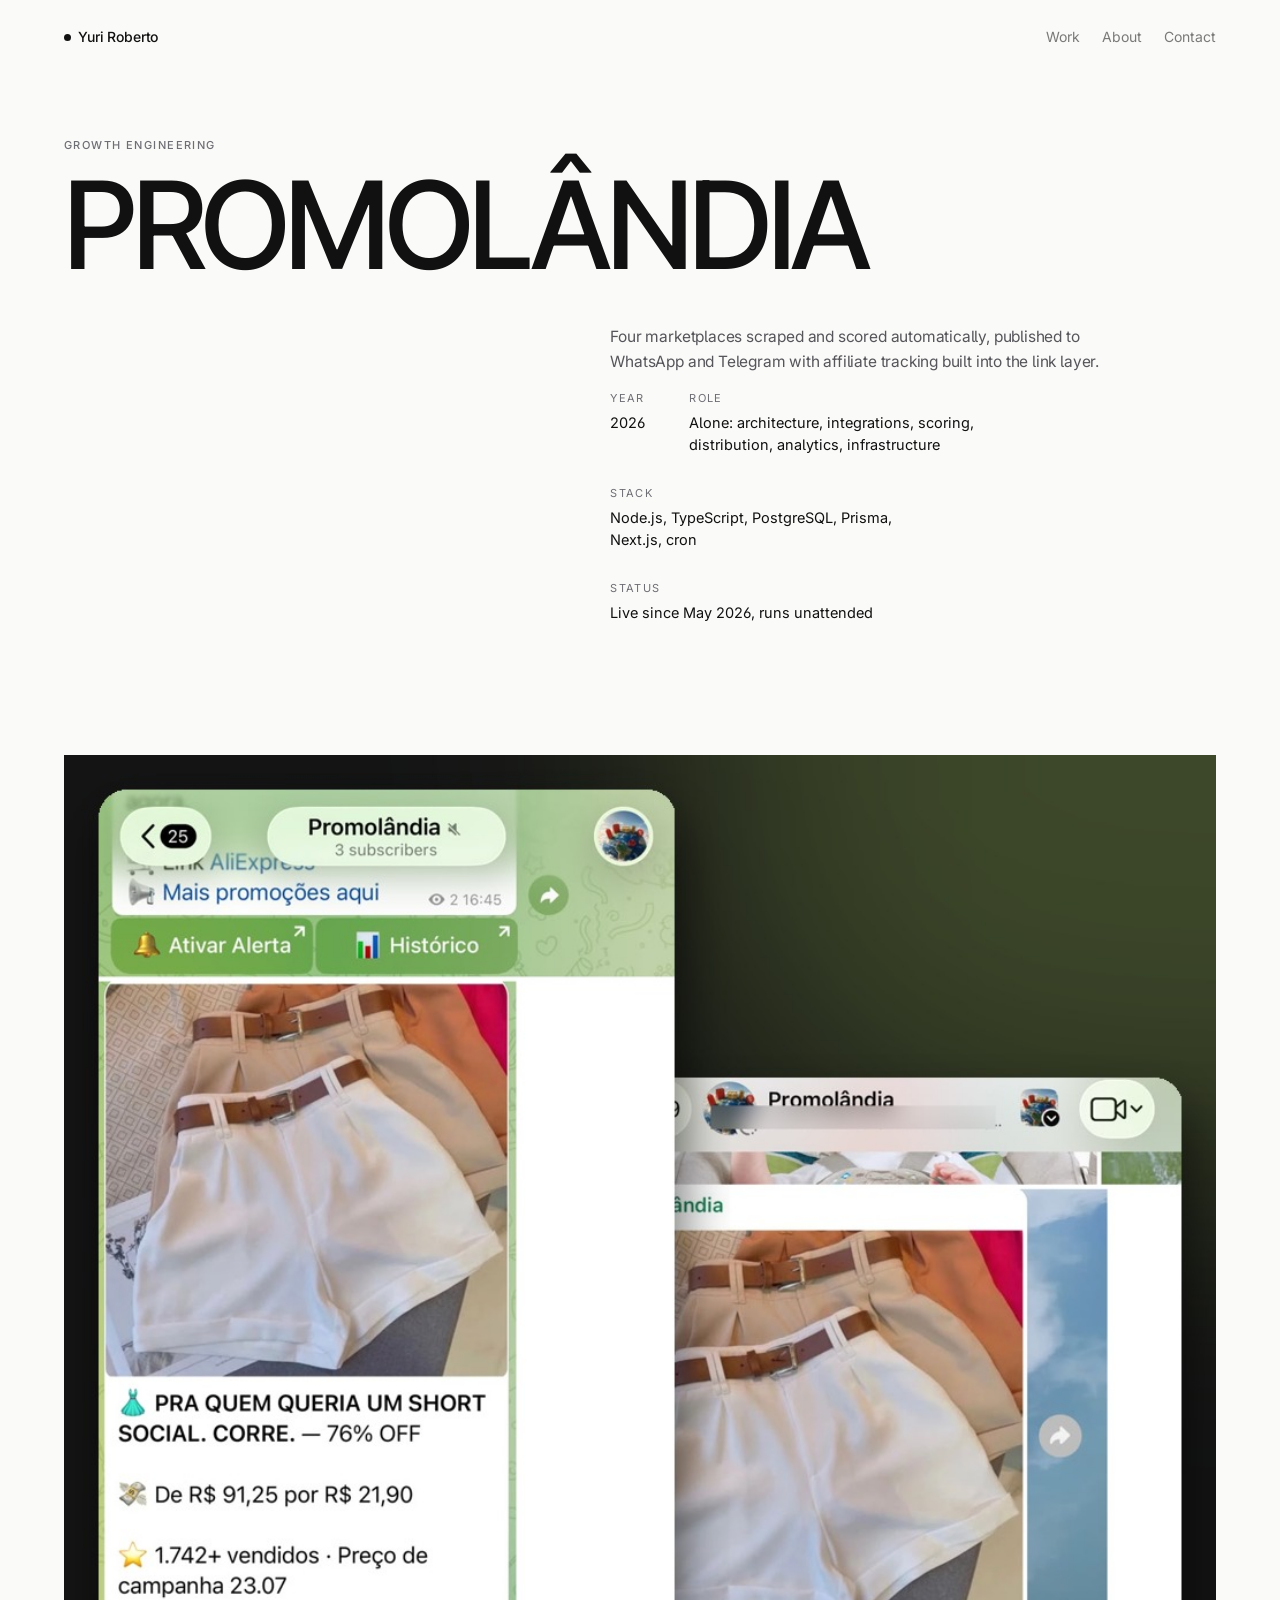
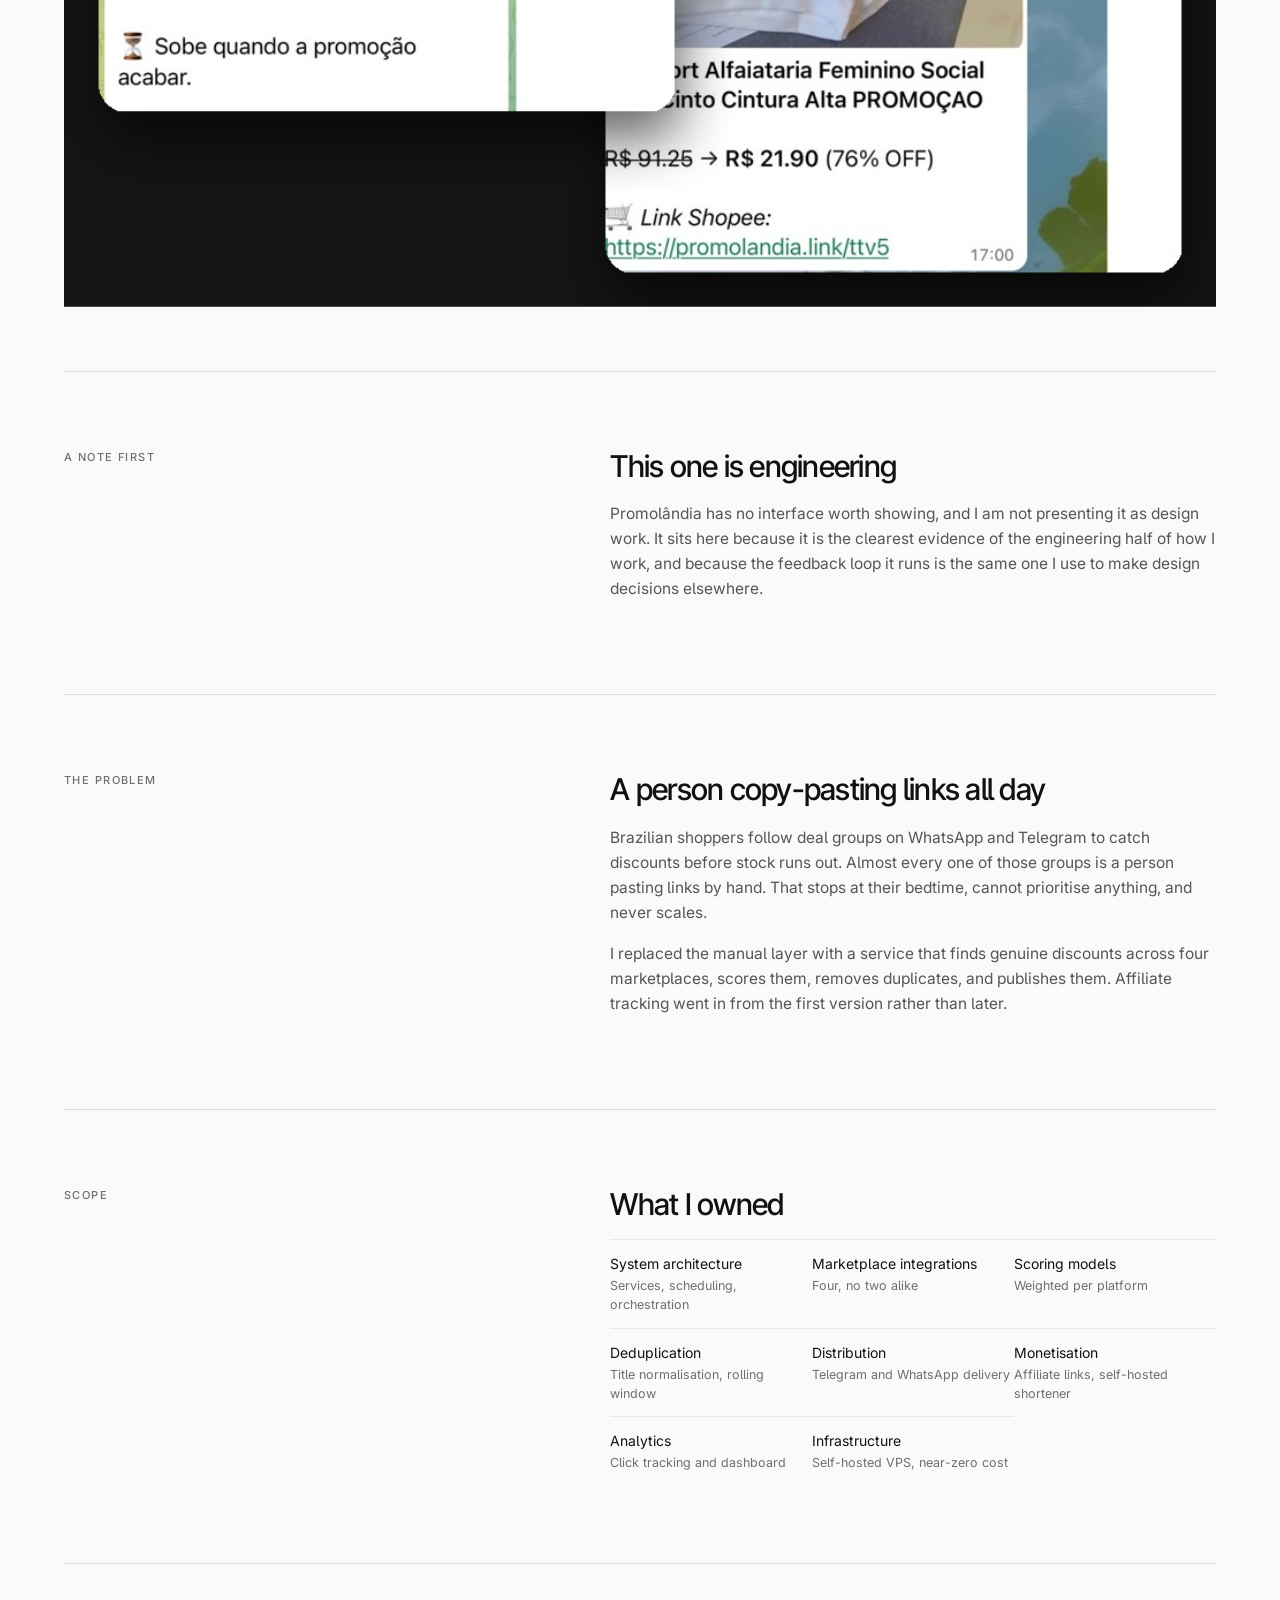
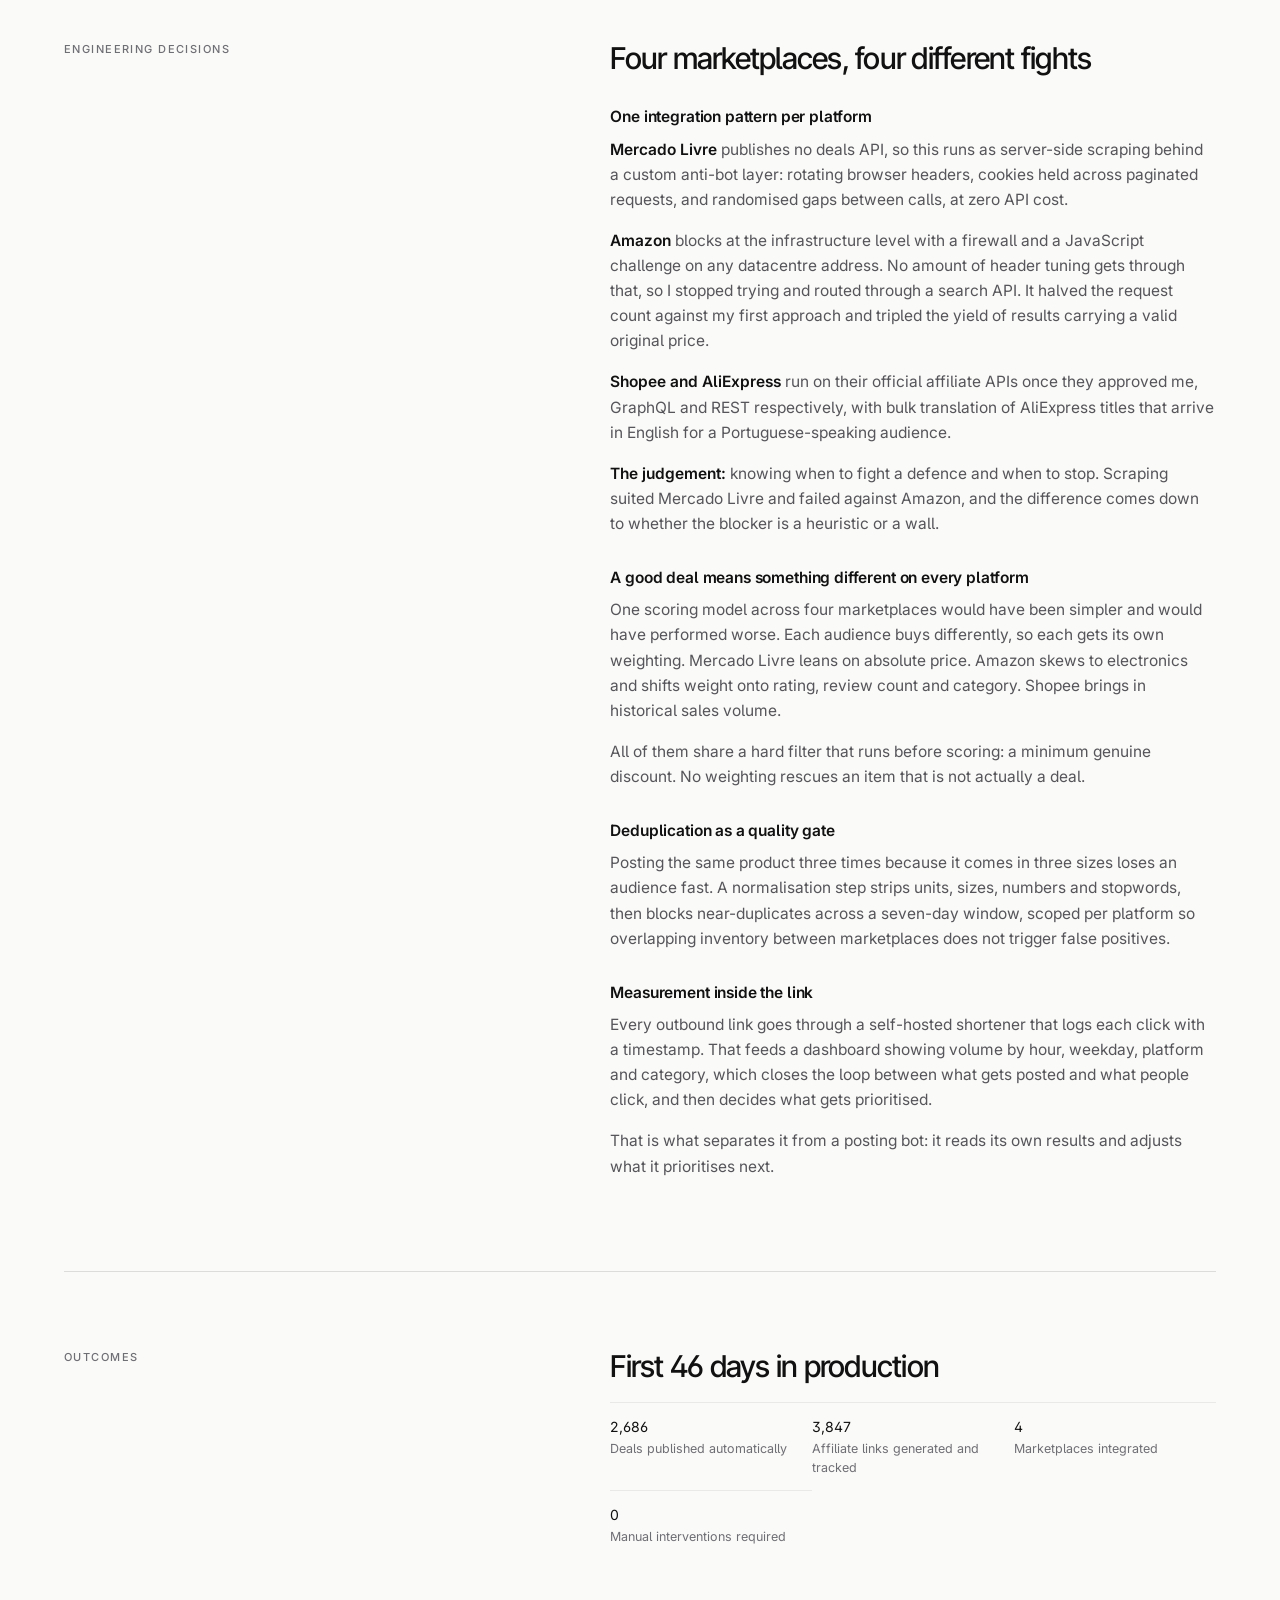
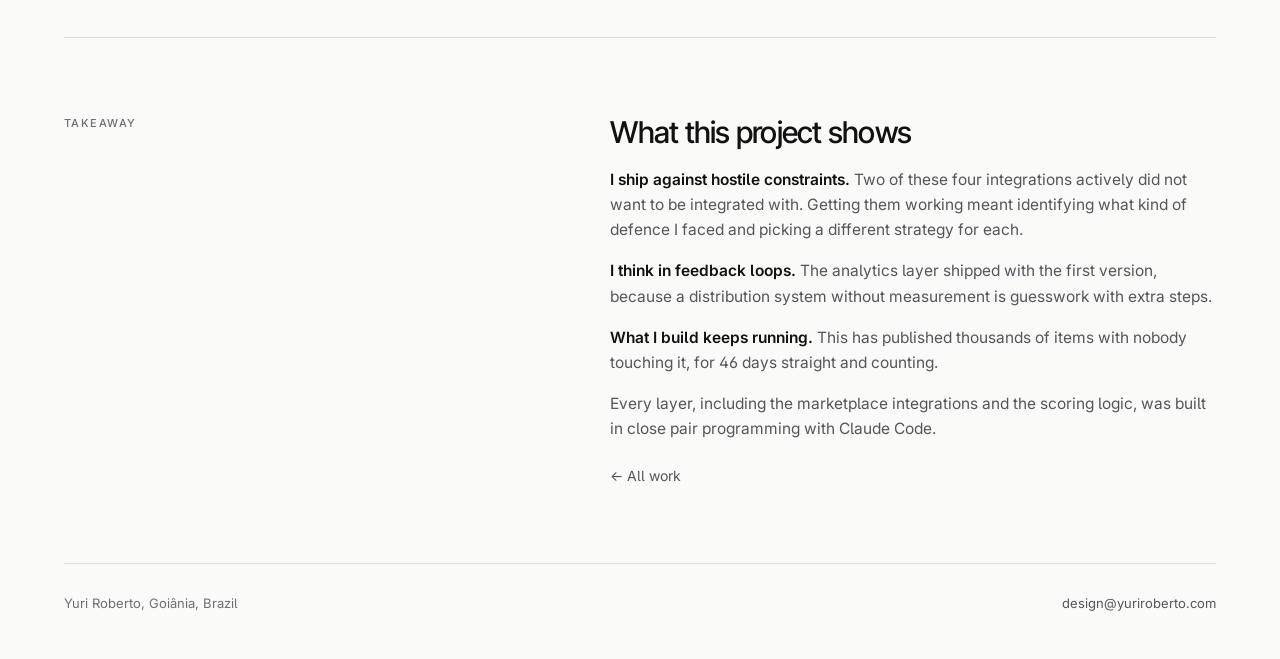
<file: projects/promolandia/index.html>
<html lang="en">
<head>
<meta charset="utf-8">
<meta name="viewport" content="width=device-width, initial-scale=1">
<title>Promolândia. | Yuri Roberto</title>
<meta name="description" content="A deal distribution engine built alone: four marketplace integrations, per-platform scoring, automated publishing to WhatsApp and Telegram, and click analytics.">
<meta property="og:type" content="article">
<meta property="og:title" content="Promolândia. | Yuri Roberto">
<meta property="og:description" content="A deal distribution engine built alone, running unattended across four marketplaces.">
<meta property="og:url" content="https://yuriroberto.com/projects/promolandia">
<meta name="twitter:card" content="summary_large_image">
<meta name="twitter:title" content="Promolândia. | Yuri Roberto">
<meta name="twitter:description" content="A deal distribution engine built alone, running unattended.">
<link href="https://framerusercontent.com/images/eRcf2zzs9aXH1V6JlfILjVuc10.png" rel="icon">
<link rel="preconnect" href="https://fonts.googleapis.com">
<link rel="preconnect" href="https://fonts.gstatic.com" crossorigin>
<link href="https://fonts.googleapis.com/css2?family=Inter:wght@400;500;600&family=Inter+Tight:wght@400;500;600&display=swap" rel="stylesheet">
<link rel="stylesheet" href="/assets/site.css">
<script>document.documentElement.className += ' js';</script>
</head>
<body>

<header class="masthead">
  <a class="mark" href="/"><span class="dot"></span>Yuri Roberto</a>
  <nav class="menu">
    <a href="/">Work</a>
    <a href="/about">About</a>
    <a href="mailto:design@yuriroberto.com">Contact</a>
  </nav>
</header>

<div class="shell">

  <section class="page-head">
    <p class="label">Growth engineering</p>
    <h1 class="page-h1">Promolândia</h1>
    <div class="read">
      <div class="read-label"></div>
      <div class="read-body">
        <p class="page-lede">Four marketplaces scraped and scored automatically, published to WhatsApp and Telegram with affiliate tracking built into the link layer.</p>
        <dl class="facts">
          <div class="fact"><dt>Year</dt><dd>2026</dd></div>
          <div class="fact"><dt>Role</dt><dd>Alone: architecture, integrations, scoring, distribution, analytics, infrastructure</dd></div>
          <div class="fact"><dt>Stack</dt><dd>Node.js, TypeScript, PostgreSQL, Prisma, Next.js, cron</dd></div>
          <div class="fact"><dt>Status</dt><dd>Live since May 2026, runs unattended</dd></div>
        </dl>
      </div>
    </div>
  </section>

  <div class="media-full" data-reveal>
    <img src="/projects/promolandia/assets/hero.jpg" alt="Promolândia deals published to WhatsApp and Telegram">
  </div>

  <hr class="rule">

  <section class="block read" data-reveal>
    <p class="label read-label">A note first</p>
    <div class="read-body">
      <h2>This one is engineering</h2>
      <p>Promolândia has no interface worth showing, and I am not presenting it as design work. It sits here because it is the clearest evidence of the engineering half of how I work, and because the feedback loop it runs is the same one I use to make design decisions elsewhere.</p>
    </div>
  </section>

  <hr class="rule">

  <section class="block read" data-reveal>
    <p class="label read-label">The problem</p>
    <div class="read-body">
      <h2>A person copy-pasting links all day</h2>
      <p>Brazilian shoppers follow deal groups on WhatsApp and Telegram to catch discounts before stock runs out. Almost every one of those groups is a person pasting links by hand. That stops at their bedtime, cannot prioritise anything, and never scales.</p>
      <p>I replaced the manual layer with a service that finds genuine discounts across four marketplaces, scores them, removes duplicates, and publishes them. Affiliate tracking went in from the first version rather than later.</p>
    </div>
  </section>

  <hr class="rule">

  <section class="block read" data-reveal>
    <p class="label read-label">Scope</p>
    <div class="read-body">
      <h2>What I owned</h2>
      <div class="scope">
        <div>System architecture<span>Services, scheduling, orchestration</span></div>
        <div>Marketplace integrations<span>Four, no two alike</span></div>
        <div>Scoring models<span>Weighted per platform</span></div>
        <div>Deduplication<span>Title normalisation, rolling window</span></div>
        <div>Distribution<span>Telegram and WhatsApp delivery</span></div>
        <div>Monetisation<span>Affiliate links, self-hosted shortener</span></div>
        <div>Analytics<span>Click tracking and dashboard</span></div>
        <div>Infrastructure<span>Self-hosted VPS, near-zero cost</span></div>
      </div>
    </div>
  </section>

  <hr class="rule">

  <section class="block read" data-reveal>
    <p class="label read-label">Engineering decisions</p>
    <div class="read-body">
      <h2>Four marketplaces, four different fights</h2>

      <h3>One integration pattern per platform</h3>
      <p><strong>Mercado Livre</strong> publishes no deals API, so this runs as server-side scraping behind a custom anti-bot layer: rotating browser headers, cookies held across paginated requests, and randomised gaps between calls, at zero API cost.</p>
      <p><strong>Amazon</strong> blocks at the infrastructure level with a firewall and a JavaScript challenge on any datacentre address. No amount of header tuning gets through that, so I stopped trying and routed through a search API. It halved the request count against my first approach and tripled the yield of results carrying a valid original price.</p>
      <p><strong>Shopee and AliExpress</strong> run on their official affiliate APIs once they approved me, GraphQL and REST respectively, with bulk translation of AliExpress titles that arrive in English for a Portuguese-speaking audience.</p>
      <p><strong>The judgement:</strong> knowing when to fight a defence and when to stop. Scraping suited Mercado Livre and failed against Amazon, and the difference comes down to whether the blocker is a heuristic or a wall.</p>

      <h3>A good deal means something different on every platform</h3>
      <p>One scoring model across four marketplaces would have been simpler and would have performed worse. Each audience buys differently, so each gets its own weighting. Mercado Livre leans on absolute price. Amazon skews to electronics and shifts weight onto rating, review count and category. Shopee brings in historical sales volume.</p>
      <p>All of them share a hard filter that runs before scoring: a minimum genuine discount. No weighting rescues an item that is not actually a deal.</p>

      <h3>Deduplication as a quality gate</h3>
      <p>Posting the same product three times because it comes in three sizes loses an audience fast. A normalisation step strips units, sizes, numbers and stopwords, then blocks near-duplicates across a seven-day window, scoped per platform so overlapping inventory between marketplaces does not trigger false positives.</p>

      <h3>Measurement inside the link</h3>
      <p>Every outbound link goes through a self-hosted shortener that logs each click with a timestamp. That feeds a dashboard showing volume by hour, weekday, platform and category, which closes the loop between what gets posted and what people click, and then decides what gets prioritised.</p>
      <p>That is what separates it from a posting bot: it reads its own results and adjusts what it prioritises next.</p>
    </div>
  </section>

  <hr class="rule">

  <section class="block read" data-reveal>
    <p class="label read-label">Outcomes</p>
    <div class="read-body">
      <h2>First 46 days in production</h2>
      <div class="scope">
        <div>2,686<span>Deals published automatically</span></div>
        <div>3,847<span>Affiliate links generated and tracked</span></div>
        <div>4<span>Marketplaces integrated</span></div>
        <div>0<span>Manual interventions required</span></div>
      </div>
    </div>
  </section>

  <hr class="rule">

  <section class="block read" data-reveal>
    <p class="label read-label">Takeaway</p>
    <div class="read-body">
      <h2>What this project shows</h2>
      <p><strong>I ship against hostile constraints.</strong> Two of these four integrations actively did not want to be integrated with. Getting them working meant identifying what kind of defence I faced and picking a different strategy for each.</p>
      <p><strong>I think in feedback loops.</strong> The analytics layer shipped with the first version, because a distribution system without measurement is guesswork with extra steps.</p>
      <p><strong>What I build keeps running.</strong> This has published thousands of items with nobody touching it, for 46 days straight and counting.</p>
      <p>Every layer, including the marketplace integrations and the scoring logic, was built in close pair programming with Claude Code.</p>
      <a class="back" href="/">&larr; All work</a>
    </div>
  </section>

  <footer class="foot">
    <span>Yuri Roberto, Goiânia, Brazil</span>
    <span><a href="mailto:design@yuriroberto.com">design@yuriroberto.com</a></span>
  </footer>

</div>

<script src="/assets/site.js" defer></script>
</body>
</html>
</file>
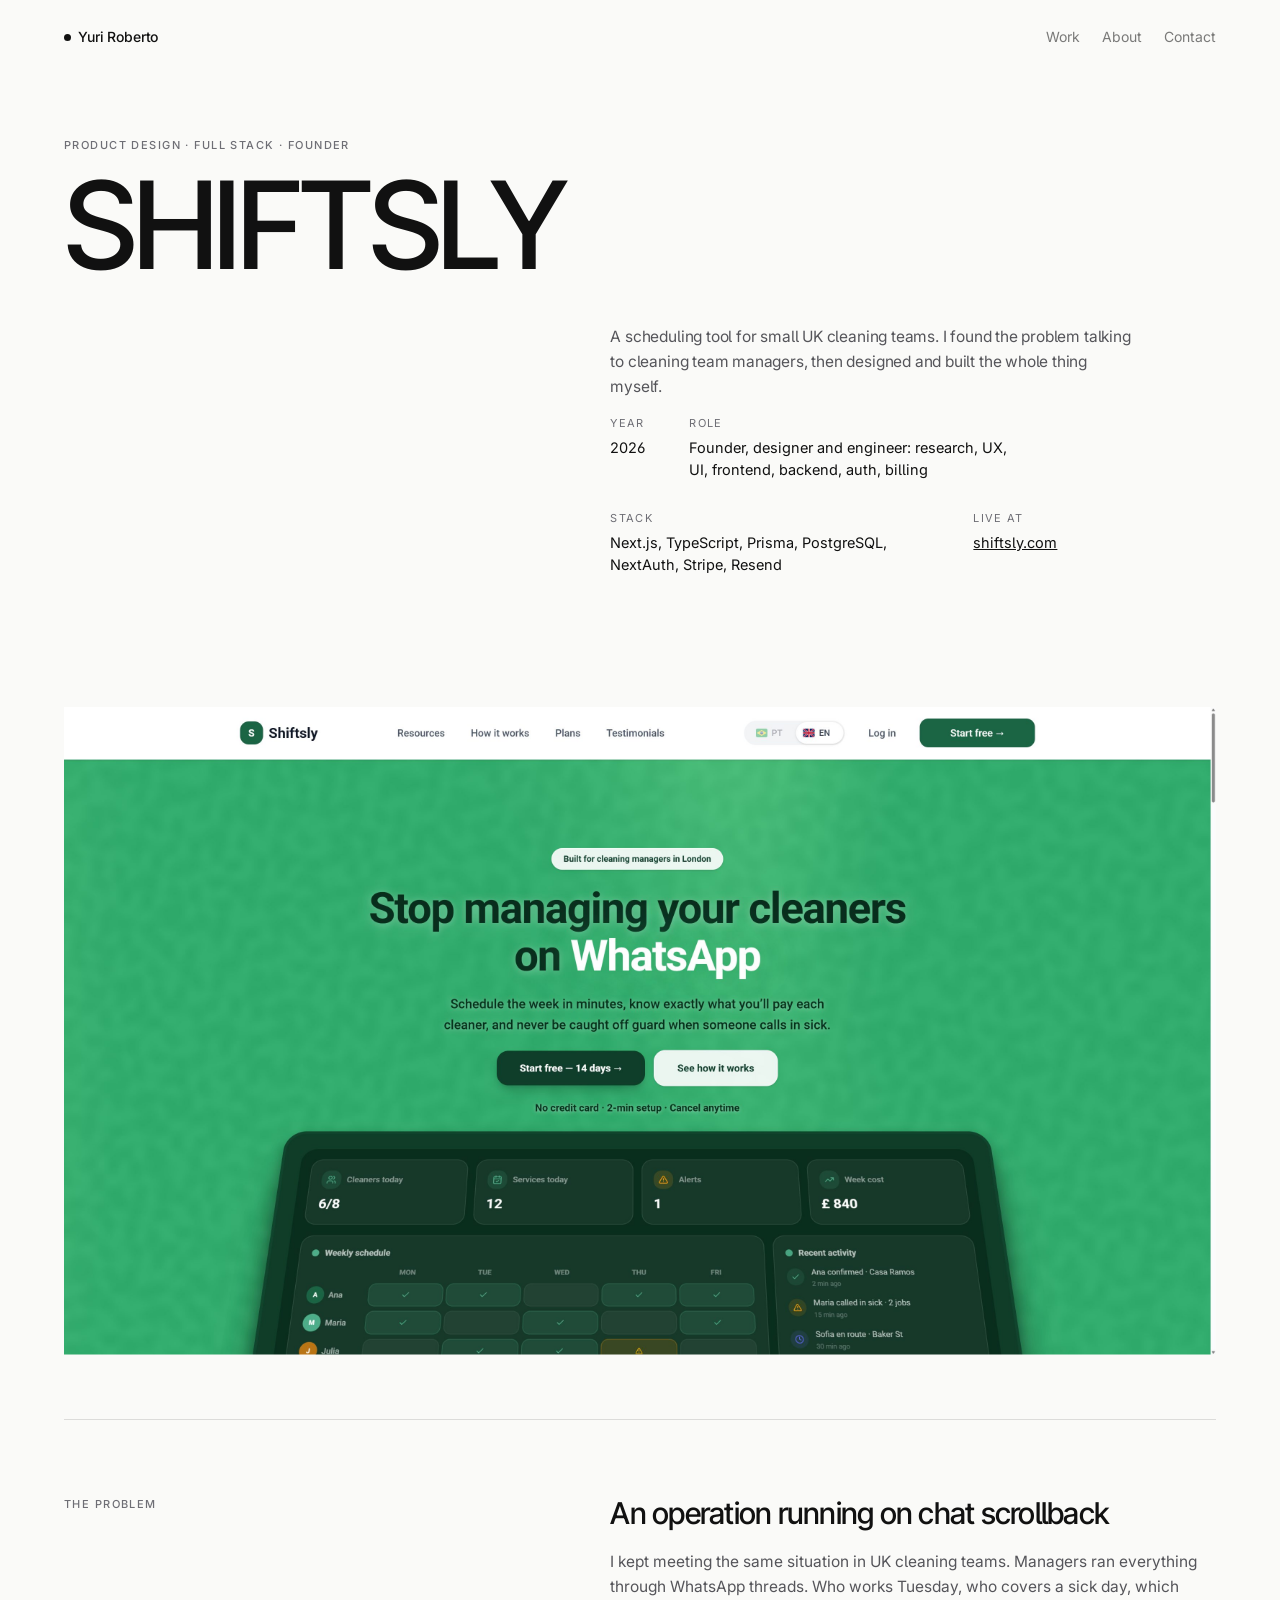
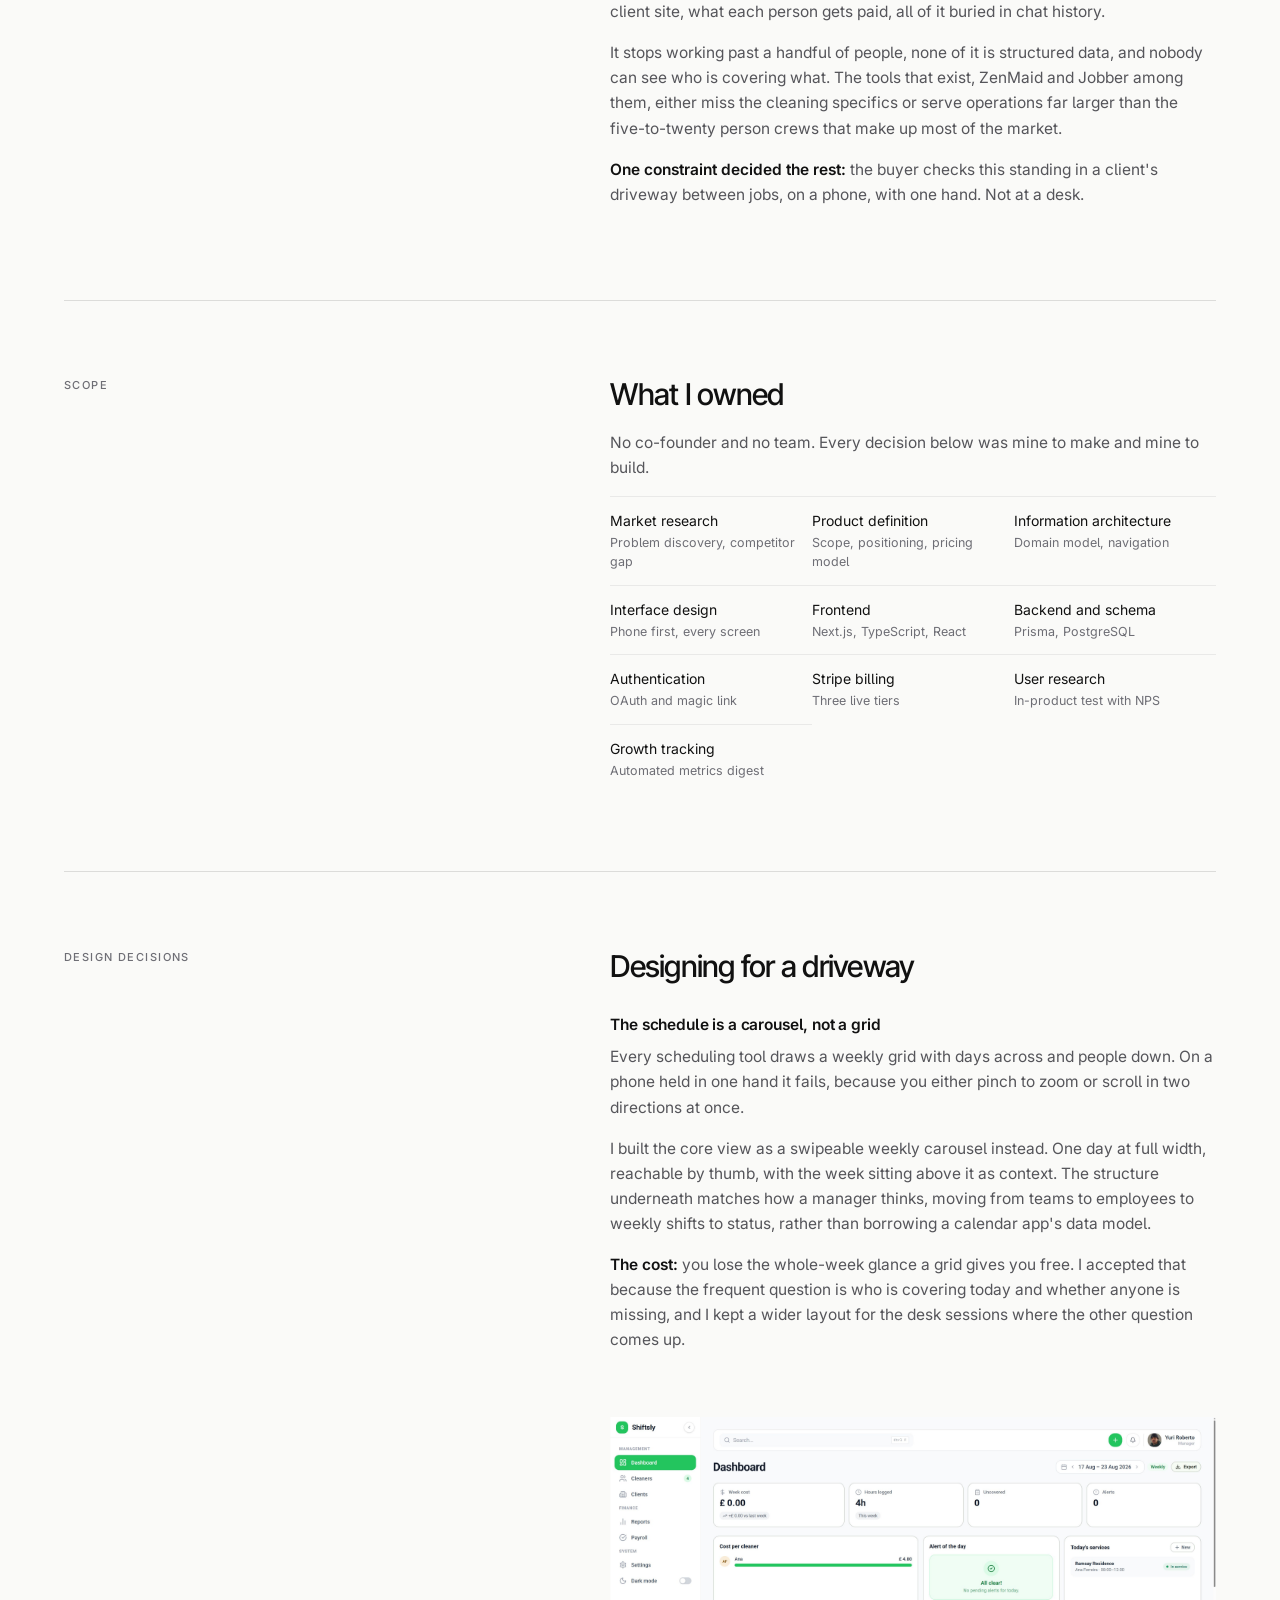
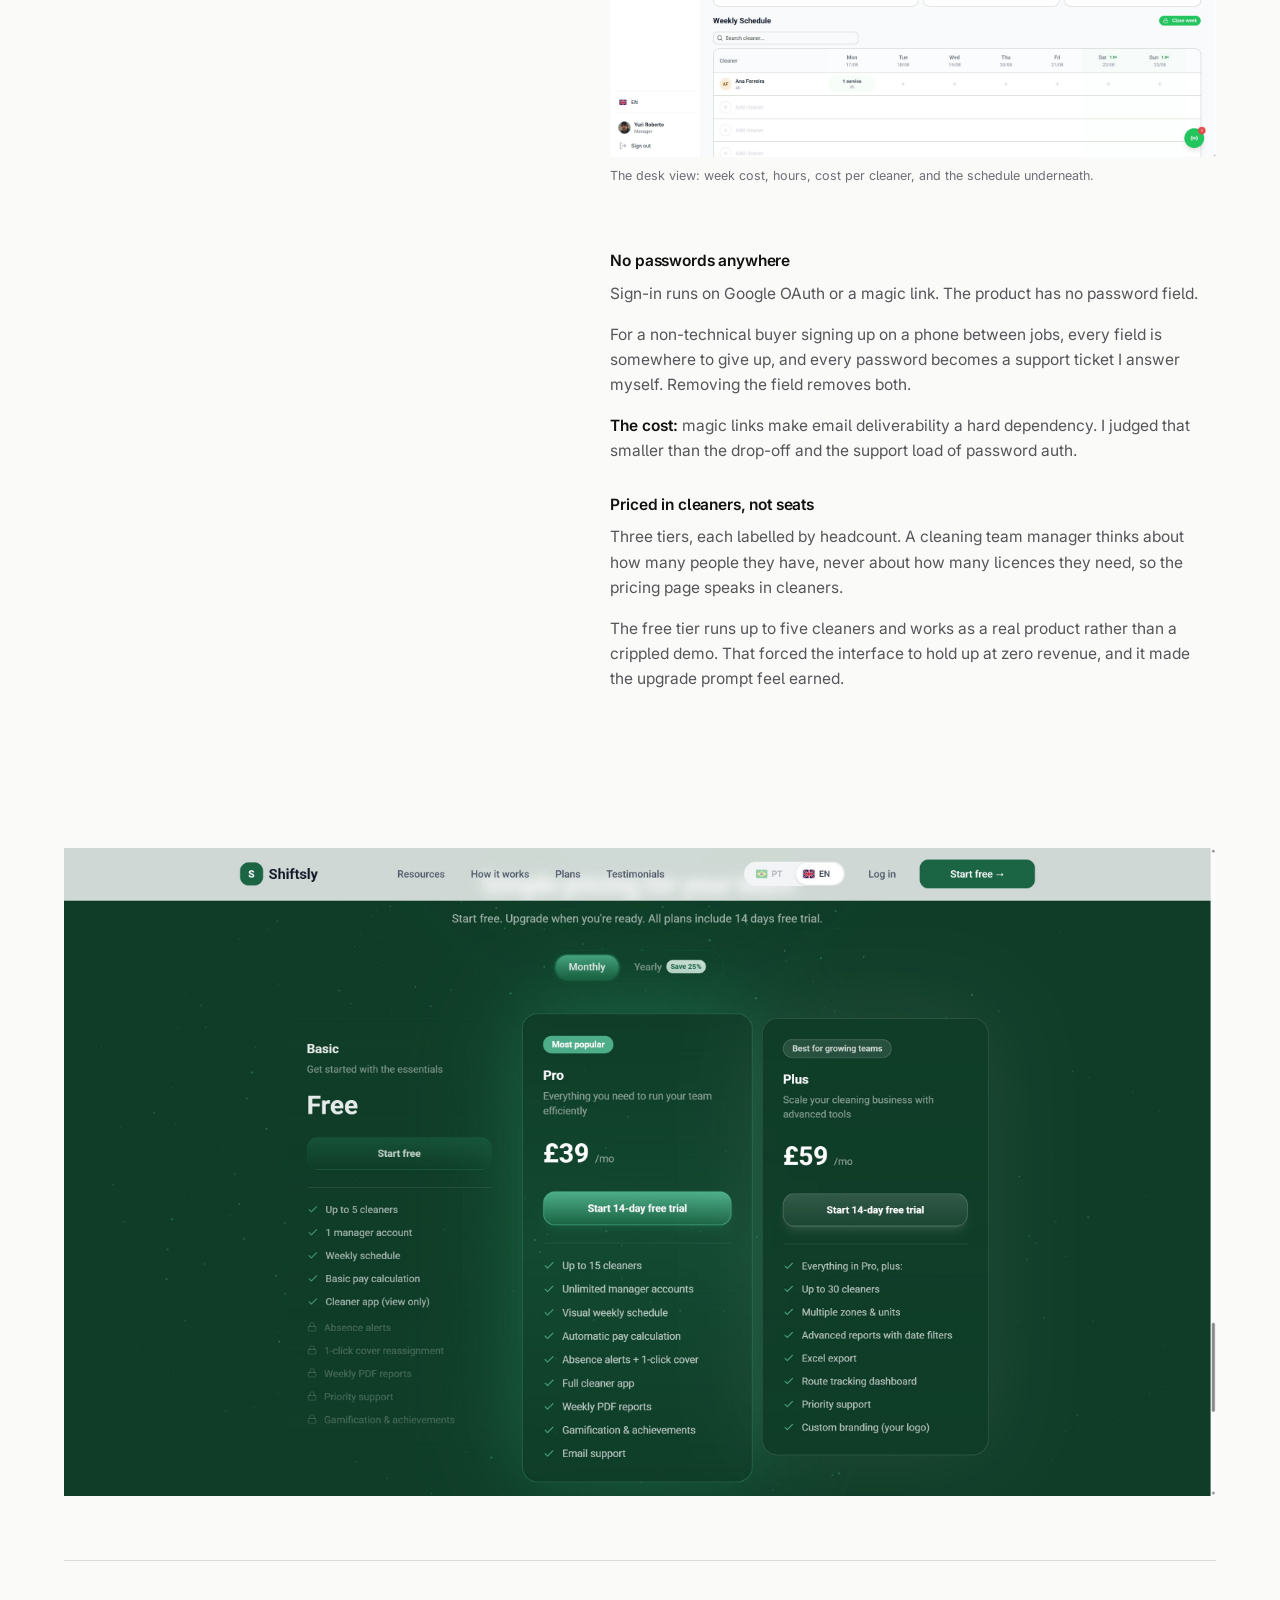
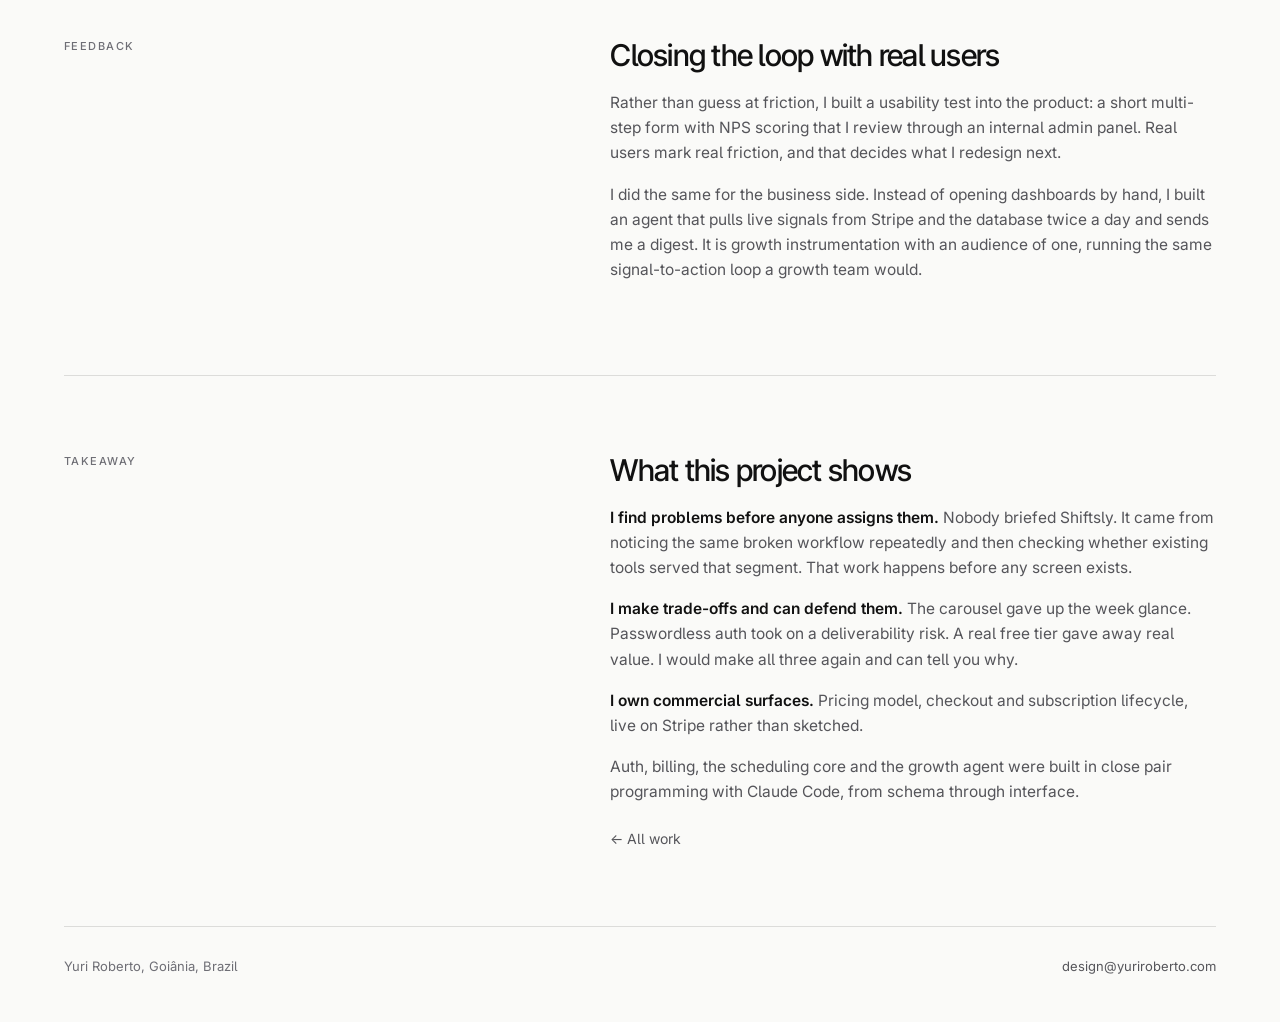
<file: projects/shiftsly/index.html>
<html lang="en">
<head>
<meta charset="utf-8">
<meta name="viewport" content="width=device-width, initial-scale=1">
<title>Shiftsly. | Yuri Roberto</title>
<meta name="description" content="Founding a UK scheduling SaaS alone: market research, product design, frontend, backend, passwordless auth and live Stripe billing.">
<meta property="og:type" content="article">
<meta property="og:title" content="Shiftsly. | Yuri Roberto">
<meta property="og:description" content="Founding a UK scheduling SaaS alone, from the market insight to live Stripe billing.">
<meta property="og:url" content="https://yuriroberto.com/projects/shiftsly">
<meta name="twitter:card" content="summary_large_image">
<meta name="twitter:title" content="Shiftsly. | Yuri Roberto">
<meta name="twitter:description" content="Founding a UK scheduling SaaS alone.">
<link href="https://framerusercontent.com/images/eRcf2zzs9aXH1V6JlfILjVuc10.png" rel="icon">
<link rel="preconnect" href="https://fonts.googleapis.com">
<link rel="preconnect" href="https://fonts.gstatic.com" crossorigin>
<link href="https://fonts.googleapis.com/css2?family=Inter:wght@400;500;600&family=Inter+Tight:wght@400;500;600&display=swap" rel="stylesheet">
<link rel="stylesheet" href="/assets/site.css">
<script>document.documentElement.className += ' js';</script>
</head>
<body>

<header class="masthead">
  <a class="mark" href="/"><span class="dot"></span>Yuri Roberto</a>
  <nav class="menu">
    <a href="/">Work</a>
    <a href="/about">About</a>
    <a href="mailto:design@yuriroberto.com">Contact</a>
  </nav>
</header>

<div class="shell">

  <section class="page-head">
    <p class="label">Product design · Full stack · Founder</p>
    <h1 class="page-h1">Shiftsly</h1>
    <div class="read">
      <div class="read-label"></div>
      <div class="read-body">
        <p class="page-lede">A scheduling tool for small UK cleaning teams. I found the problem talking to cleaning team managers, then designed and built the whole thing myself.</p>
        <dl class="facts">
          <div class="fact"><dt>Year</dt><dd>2026</dd></div>
          <div class="fact"><dt>Role</dt><dd>Founder, designer and engineer: research, UX, UI, frontend, backend, auth, billing</dd></div>
          <div class="fact"><dt>Stack</dt><dd>Next.js, TypeScript, Prisma, PostgreSQL, NextAuth, Stripe, Resend</dd></div>
          <div class="fact"><dt>Live at</dt><dd><a href="https://shiftsly.com" target="_blank" rel="noopener">shiftsly.com</a></dd></div>
        </dl>
      </div>
    </div>
  </section>

  <div class="media-full" data-reveal>
    <img src="/projects/shiftsly/assets/landing.jpg" alt="Shiftsly landing page showing the weekly schedule" width="3200" height="1800">
  </div>

  <hr class="rule">

  <section class="block read" data-reveal>
    <p class="label read-label">The problem</p>
    <div class="read-body">
      <h2>An operation running on chat scrollback</h2>
      <p>I kept meeting the same situation in UK cleaning teams. Managers ran everything through WhatsApp threads. Who works Tuesday, who covers a sick day, which client site, what each person gets paid, all of it buried in chat history.</p>
      <p>It stops working past a handful of people, none of it is structured data, and nobody can see who is covering what. The tools that exist, ZenMaid and Jobber among them, either miss the cleaning specifics or serve operations far larger than the five-to-twenty person crews that make up most of the market.</p>
      <p><strong>One constraint decided the rest:</strong> the buyer checks this standing in a client's driveway between jobs, on a phone, with one hand. Not at a desk.</p>
    </div>
  </section>

  <hr class="rule">

  <section class="block read" data-reveal>
    <p class="label read-label">Scope</p>
    <div class="read-body">
      <h2>What I owned</h2>
      <p>No co-founder and no team. Every decision below was mine to make and mine to build.</p>
      <div class="scope">
        <div>Market research<span>Problem discovery, competitor gap</span></div>
        <div>Product definition<span>Scope, positioning, pricing model</span></div>
        <div>Information architecture<span>Domain model, navigation</span></div>
        <div>Interface design<span>Phone first, every screen</span></div>
        <div>Frontend<span>Next.js, TypeScript, React</span></div>
        <div>Backend and schema<span>Prisma, PostgreSQL</span></div>
        <div>Authentication<span>OAuth and magic link</span></div>
        <div>Stripe billing<span>Three live tiers</span></div>
        <div>User research<span>In-product test with NPS</span></div>
        <div>Growth tracking<span>Automated metrics digest</span></div>
      </div>
    </div>
  </section>

  <hr class="rule">

  <section class="block read" data-reveal>
    <p class="label read-label">Design decisions</p>
    <div class="read-body">
      <h2>Designing for a driveway</h2>

      <h3>The schedule is a carousel, not a grid</h3>
      <p>Every scheduling tool draws a weekly grid with days across and people down. On a phone held in one hand it fails, because you either pinch to zoom or scroll in two directions at once.</p>
      <p>I built the core view as a swipeable weekly carousel instead. One day at full width, reachable by thumb, with the week sitting above it as context. The structure underneath matches how a manager thinks, moving from teams to employees to weekly shifts to status, rather than borrowing a calendar app's data model.</p>
      <p><strong>The cost:</strong> you lose the whole-week glance a grid gives you free. I accepted that because the frequent question is who is covering today and whether anyone is missing, and I kept a wider layout for the desk sessions where the other question comes up.</p>

      <figure class="media-full shot" data-reveal style="margin-left:0;margin-right:0">
        <img src="/projects/shiftsly/assets/dashboard.jpg" alt="Shiftsly manager dashboard with the weekly schedule, cost per cleaner and today's services" width="3200" height="1800">
        <figcaption>The desk view: week cost, hours, cost per cleaner, and the schedule underneath.</figcaption>
      </figure>

      <h3>No passwords anywhere</h3>
      <p>Sign-in runs on Google OAuth or a magic link. The product has no password field.</p>
      <p>For a non-technical buyer signing up on a phone between jobs, every field is somewhere to give up, and every password becomes a support ticket I answer myself. Removing the field removes both.</p>
      <p><strong>The cost:</strong> magic links make email deliverability a hard dependency. I judged that smaller than the drop-off and the support load of password auth.</p>

      <h3>Priced in cleaners, not seats</h3>
      <p>Three tiers, each labelled by headcount. A cleaning team manager thinks about how many people they have, never about how many licences they need, so the pricing page speaks in cleaners.</p>
      <p>The free tier runs up to five cleaners and works as a real product rather than a crippled demo. That forced the interface to hold up at zero revenue, and it made the upgrade prompt feel earned.</p>
    </div>
  </section>

  <div class="media-full shot" data-reveal>
    <img src="/projects/shiftsly/assets/pricing.jpg" alt="Shiftsly pricing page with three tiers priced by number of cleaners" width="3200" height="1800">
  </div>

  <hr class="rule">

  <section class="block read" data-reveal>
    <p class="label read-label">Feedback</p>
    <div class="read-body">
      <h2>Closing the loop with real users</h2>
      <p>Rather than guess at friction, I built a usability test into the product: a short multi-step form with NPS scoring that I review through an internal admin panel. Real users mark real friction, and that decides what I redesign next.</p>
      <p>I did the same for the business side. Instead of opening dashboards by hand, I built an agent that pulls live signals from Stripe and the database twice a day and sends me a digest. It is growth instrumentation with an audience of one, running the same signal-to-action loop a growth team would.</p>
    </div>
  </section>

  <hr class="rule">

  <section class="block read" data-reveal>
    <p class="label read-label">Takeaway</p>
    <div class="read-body">
      <h2>What this project shows</h2>
      <p><strong>I find problems before anyone assigns them.</strong> Nobody briefed Shiftsly. It came from noticing the same broken workflow repeatedly and then checking whether existing tools served that segment. That work happens before any screen exists.</p>
      <p><strong>I make trade-offs and can defend them.</strong> The carousel gave up the week glance. Passwordless auth took on a deliverability risk. A real free tier gave away real value. I would make all three again and can tell you why.</p>
      <p><strong>I own commercial surfaces.</strong> Pricing model, checkout and subscription lifecycle, live on Stripe rather than sketched.</p>
      <p>Auth, billing, the scheduling core and the growth agent were built in close pair programming with Claude Code, from schema through interface.</p>
      <a class="back" href="/">&larr; All work</a>
    </div>
  </section>

  <footer class="foot">
    <span>Yuri Roberto, Goiânia, Brazil</span>
    <span><a href="mailto:design@yuriroberto.com">design@yuriroberto.com</a></span>
  </footer>

</div>

<script src="/assets/site.js" defer></script>
</body>
</html>
</file>
<file: assets/site.css>
/* ============================================================
   Yuri Roberto — editorial portfolio system
   ============================================================ */

:root {
  --bg: #FAFAF8;
  --ink: #111111;
  --ink-2: #55555A;
  --ink-3: #6E6E75;
  --rule: rgba(17,17,17,0.13);
  --rule-soft: rgba(17,17,17,0.07);
  --live: #4BA84B;

  --pad: clamp(20px, 5vw, 96px);
  --maxw: 1760px;
}

* { box-sizing: border-box; }
html { -webkit-text-size-adjust: 100%; }

body {
  margin: 0;
  background: var(--bg);
  color: var(--ink);
  font-family: "Inter", system-ui, -apple-system, sans-serif;
  font-size: 16px;
  line-height: 1.5;
  font-feature-settings: "ss01", "cv05";
  -webkit-font-smoothing: antialiased;
  -moz-osx-font-smoothing: grayscale;
}

img { max-width: 100%; display: block; }
a { color: inherit; }

.shell { max-width: var(--maxw); margin: 0 auto; padding: 0 var(--pad); }

/* ---------- masthead ---------- */

.masthead {
  display: flex;
  align-items: flex-start;
  justify-content: space-between;
  gap: 24px;
  padding: 26px var(--pad) 0;
  max-width: var(--maxw);
  margin: 0 auto;
}
.mark {
  font-size: 14px;
  font-weight: 500;
  letter-spacing: -0.01em;
  text-decoration: none;
  white-space: nowrap;
}
.mark .dot {
  display: inline-block;
  width: 7px; height: 7px;
  border-radius: 999px;
  background: var(--ink);
  margin-right: 7px;
  vertical-align: 1px;
}
.menu { display: flex; gap: 22px; flex-wrap: wrap; }
.menu a {
  font-size: 14px;
  text-decoration: none;
  color: var(--ink);
  opacity: 0.55;
  transition: opacity 0.18s ease;
}
.menu a:hover { opacity: 1; }
.menu a[aria-current="page"] { opacity: 0.35; }

/* ---------- intro block ---------- */

.intro {
  display: grid;
  grid-template-columns: 92px minmax(0, 34em);
  gap: 26px;
  padding: clamp(56px, 9vw, 118px) 0 clamp(60px, 10vw, 130px);
}
.intro-photo { width: 92px; height: 92px; border-radius: 999px; overflow: hidden; }
.intro-photo img { width: 100%; height: 100%; object-fit: cover; }
.intro-text {
  font-size: clamp(17px, 2.05vw, 22px);
  line-height: 1.42;
  letter-spacing: -0.015em;
  margin: 0 0 22px;
}
.status {
  display: flex;
  align-items: center;
  gap: 8px;
  font-size: 14px;
  color: var(--ink-2);
  margin-bottom: 30px;
}
.status i {
  width: 6px; height: 6px;
  border-radius: 999px;
  background: var(--live);
  display: inline-block;
  font-style: normal;
}
.links { display: flex; flex-direction: column; gap: 5px; }
.links a {
  font-size: 14.5px;
  color: var(--ink-2);
  text-decoration: none;
  width: fit-content;
  transition: color 0.18s ease;
}
.links a:hover { color: var(--ink); text-decoration: underline; text-underline-offset: 3px; }

@media (max-width: 640px) {
  .intro { grid-template-columns: 1fr; gap: 22px; }
  .intro-photo { width: 74px; height: 74px; }
}

/* ---------- big display type ---------- */

.display {
  display: grid;
  grid-template-columns: 45% 1fr;
  padding-bottom: clamp(40px, 7vw, 96px);
}
.display > * { grid-column: 2; }
/* pull the offset in as the viewport narrows, so the display type
   keeps room instead of overflowing its column */
@media (max-width: 1440px) { .display { grid-template-columns: 34% 1fr; } }
@media (max-width: 1180px) { .display { grid-template-columns: 22% 1fr; } }
@media (max-width: 860px) {
  .display { grid-template-columns: 1fr; }
  .display > * { grid-column: 1; }
}
.display h1, .display h2 {
  font-family: "Inter Tight", "Inter", sans-serif;
  font-weight: 500;
  font-size: clamp(52px, 11vw, 172px);
  line-height: 0.87;
  letter-spacing: -0.035em;
  text-transform: uppercase;
  margin: 0;
}
.display .sub {
  font-size: clamp(16px, 2vw, 22px);
  color: var(--ink-2);
  letter-spacing: -0.01em;
  margin: 18px 0 0;
}

/* ---------- project page head ---------- */

.page-head { padding: clamp(46px, 7vw, 96px) 0 clamp(30px, 4vw, 54px); }
.page-h1 {
  font-family: "Inter Tight", "Inter", sans-serif;
  font-weight: 500;
  font-size: clamp(44px, 9.5vw, 132px);
  line-height: 0.88;
  letter-spacing: -0.035em;
  text-transform: uppercase;
  margin: 0 0 clamp(26px, 4vw, 46px);
}
.page-lede {
  font-size: clamp(17px, 2vw, 21px);
  line-height: 1.45;
  letter-spacing: -0.012em;
  color: var(--ink);
  margin: 0 0 30px;
  max-width: 34em;
}

/* ---------- section label ---------- */

.label {
  font-size: 11px;
  font-weight: 500;
  text-transform: uppercase;
  letter-spacing: 0.13em;
  color: var(--ink-3);
  margin: 0 0 18px;
}

/* ---------- project rows ---------- */

.rule { border: 0; border-top: 1px solid var(--rule); margin: 0; }

.entry { padding: clamp(34px, 5vw, 62px) 0 clamp(30px, 4vw, 52px); }
.entry-head {
  display: grid;
  grid-template-columns: 45% 1fr;
  gap: 28px;
  align-items: start;
}
@media (max-width: 860px) {
  .entry-head { grid-template-columns: 1fr; gap: 18px; }
}
.entry-name {
  font-family: "Inter Tight", "Inter", sans-serif;
  font-weight: 500;
  font-size: clamp(28px, 3.6vw, 46px);
  line-height: 1.02;
  letter-spacing: -0.03em;
  margin: 0;
}
.entry-name a { text-decoration: none; }
.entry-name a:hover { text-decoration: underline; text-underline-offset: 6px; text-decoration-thickness: 1px; }
.entry-body { max-width: 40em; }
.entry-body p {
  font-size: 15.5px;
  line-height: 1.55;
  color: var(--ink-2);
  margin: 0 0 24px;
}
.facts { display: flex; flex-wrap: wrap; gap: 30px 44px; }
.fact dt {
  font-size: 11px;
  text-transform: uppercase;
  letter-spacing: 0.12em;
  color: var(--ink-3);
  margin: 0 0 5px;
}
.fact dd { margin: 0; font-size: 14.5px; color: var(--ink); max-width: 22em; }

.entry-media { margin-top: clamp(26px, 4vw, 46px); }
.entry-media img {
  width: 100%;
  aspect-ratio: 16 / 9;
  object-fit: cover;
  object-position: center;
  background: #101012;
}
@media (max-width: 640px) {
  .entry-media img { aspect-ratio: 4 / 3; }
}

/* ---------- generic media ---------- */

.media-full { margin: clamp(30px, 5vw, 64px) 0; }
.media-pair {
  display: grid;
  grid-template-columns: repeat(auto-fit, minmax(260px, 1fr));
  gap: clamp(12px, 1.6vw, 20px);
  align-items: start;
  margin: clamp(30px, 5vw, 64px) 0;
}
.media-full img, .media-pair img { width: 100%; height: auto; }
figure { margin: 0; }
figcaption {
  font-size: 12.5px;
  color: var(--ink-3);
  margin-top: 10px;
  line-height: 1.45;
}

/* ---------- reading column ---------- */

.read { display: grid; grid-template-columns: 45% 1fr; gap: 28px; }
.read > .read-label { grid-column: 1; }
.read > .read-body { grid-column: 2; max-width: 40em; }
@media (max-width: 860px) {
  .read { grid-template-columns: 1fr; gap: 14px; }
  .read > .read-label, .read > .read-body { grid-column: 1; }
}
.read-body h2 {
  font-family: "Inter Tight", "Inter", sans-serif;
  font-weight: 500;
  font-size: clamp(22px, 2.6vw, 30px);
  line-height: 1.15;
  letter-spacing: -0.025em;
  margin: 0 0 18px;
}
.read-body h3 {
  font-size: 15.5px;
  font-weight: 600;
  letter-spacing: -0.01em;
  margin: 30px 0 8px;
}
.read-body p {
  font-size: 15.5px;
  line-height: 1.62;
  color: var(--ink-2);
  margin: 0 0 16px;
}
.read-body p strong, .read-body li strong { color: var(--ink); font-weight: 600; }
.read-body ul { padding-left: 18px; margin: 0 0 16px; }
.read-body li { font-size: 15.5px; line-height: 1.62; color: var(--ink-2); margin-bottom: 10px; }
.read-body code {
  font-family: ui-monospace, "SF Mono", Menlo, monospace;
  font-size: 0.87em;
  background: rgba(17,17,17,0.05);
  border-radius: 4px;
  padding: 1px 5px;
}

.block { padding: clamp(44px, 6vw, 84px) 0; }

/* ---------- scope list ---------- */

.scope { display: grid; grid-template-columns: repeat(auto-fill, minmax(190px, 1fr)); gap: 0; }
.scope div {
  padding: 13px 0;
  border-top: 1px solid var(--rule-soft);
  font-size: 14px;
}
.scope div span { color: var(--ink-3); font-size: 12.5px; display: block; margin-top: 3px; }

/* ---------- numbered notes ---------- */

.notes { counter-reset: n; }
.notes > div {
  counter-increment: n;
  display: grid;
  grid-template-columns: 34px 1fr;
  gap: 14px;
  padding: 20px 0;
  border-top: 1px solid var(--rule-soft);
}
.notes > div::before {
  content: counter(n, decimal-leading-zero);
  font-size: 12px;
  color: var(--ink-3);
  letter-spacing: 0.06em;
  padding-top: 3px;
}
.notes h3, .notes p { grid-column: 2; }
.notes h3 { margin: 0 0 6px; font-size: 15.5px; font-weight: 600; }
.notes p { margin: 0; font-size: 15px; line-height: 1.6; color: var(--ink-2); }

/* ---------- footer ---------- */

.foot {
  display: flex;
  justify-content: space-between;
  gap: 20px;
  flex-wrap: wrap;
  padding: 30px 0 46px;
  border-top: 1px solid var(--rule);
  font-size: 13px;
  color: var(--ink-3);
}
.foot a { color: var(--ink-2); text-decoration: none; }
.foot a:hover { color: var(--ink); }

.back {
  display: inline-block;
  font-size: 14px;
  color: var(--ink-2);
  text-decoration: none;
  margin-top: 8px;
}
.back:hover { color: var(--ink); text-decoration: underline; text-underline-offset: 3px; }

/* ---------- motion ---------- */

@media (prefers-reduced-motion: no-preference) {

  /* text and blocks rise in — scoped to .js so the page stays
     readable if the script never runs */
  .js [data-reveal] > * {
    opacity: 0;
    transform: translateY(18px);
    transition: opacity 0.85s cubic-bezier(0.22, 1, 0.36, 1),
                transform 0.85s cubic-bezier(0.22, 1, 0.36, 1);
  }
  .js [data-reveal].is-in > * { opacity: 1; transform: none; }

  /* stagger direct children */
  .js [data-reveal] > *:nth-child(2) { transition-delay: 0.07s; }
  .js [data-reveal] > *:nth-child(3) { transition-delay: 0.14s; }
  .js [data-reveal] > *:nth-child(4) { transition-delay: 0.21s; }

  /* display type rises further, slower */
  .js .display[data-reveal] > * {
    transform: translateY(38px);
    transition-duration: 1.05s;
  }

  /* images uncover from the bottom and settle from a slight zoom */
  .entry-media, .media-full, .shot {
    overflow: hidden;
  }
  .js .entry-media img, .js .media-full img, .js .shot img {
    clip-path: inset(100% 0 0 0);
    transform: scale(1.07);
    transition: clip-path 1.15s cubic-bezier(0.22, 1, 0.36, 1),
                transform 1.5s cubic-bezier(0.22, 1, 0.36, 1);
  }
  .js [data-reveal].is-in .entry-media img,
  .js [data-reveal].is-in .media-full img,
  .js [data-reveal].is-in .shot img,
  .js .entry-media[data-reveal].is-in img,
  .js .media-full[data-reveal].is-in img,
  .js .shot[data-reveal].is-in img {
    clip-path: inset(0 0 0 0);
    transform: none;
  }

  /* project name underline grows on hover */
  .entry-name a {
    background-image: linear-gradient(var(--ink), var(--ink));
    background-repeat: no-repeat;
    background-position: 0 100%;
    background-size: 0% 1px;
    transition: background-size 0.45s cubic-bezier(0.22, 1, 0.36, 1);
    padding-bottom: 2px;
  }
  .entry-name a:hover { background-size: 100% 1px; text-decoration: none; }

  /* the image lifts a touch when its row is hovered */
  .entry-media img { will-change: transform; }
  .entry:hover .entry-media img { transform: scale(1.014); transition-duration: 0.9s; }
}
</file>
